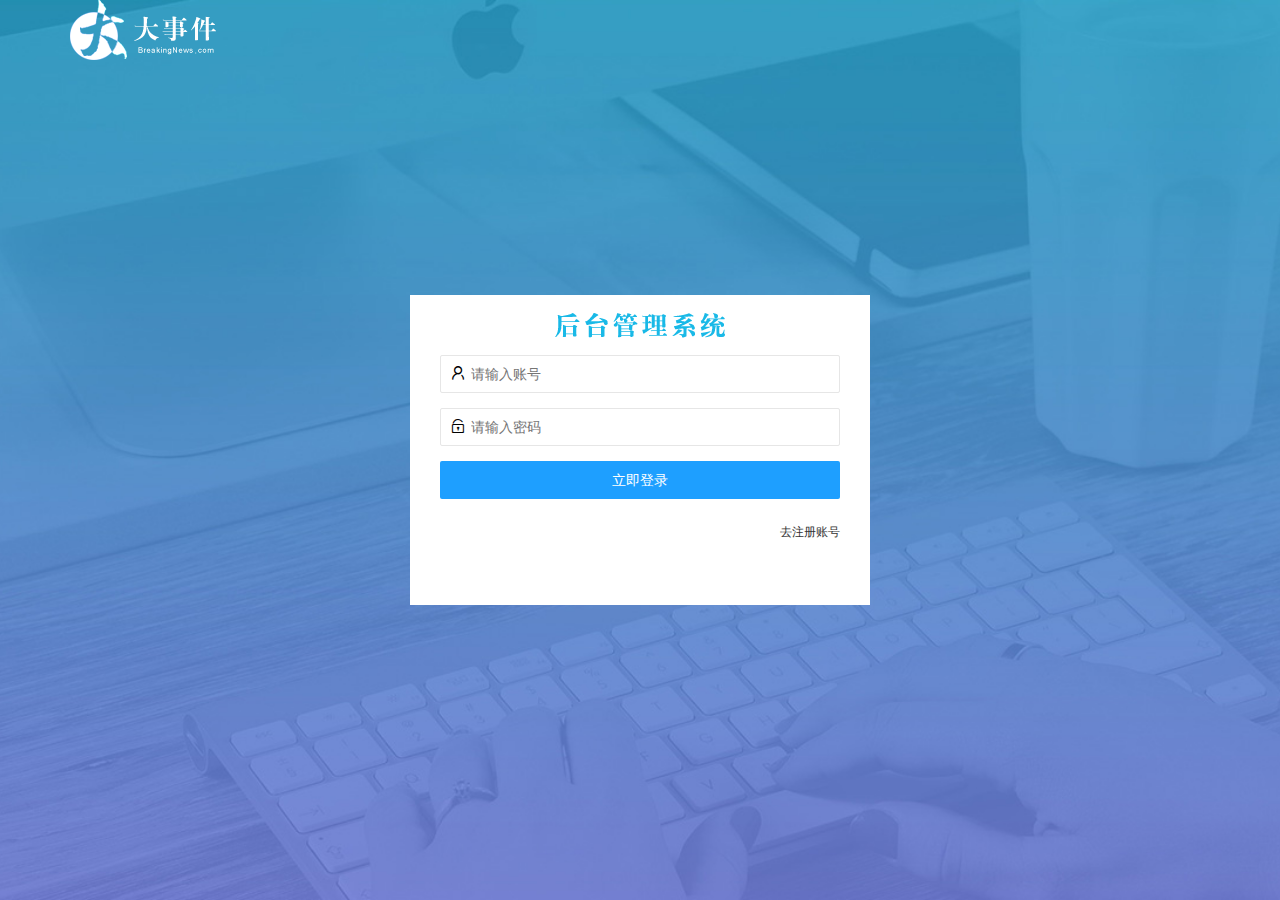
<file: login.html>
<!DOCTYPE html>
<html lang="en">

<head>
    <meta charset="UTF-8">
    <meta name="viewport" content="width=device-width, initial-scale=1.0">
    <title>大事件-登录/注册</title>
    <!-- 导入 LayUI 的样式 -->
    <link rel="stylesheet" href="/assets/lib/layui/css/layui.css" />
    <!-- 导入自己的样式表 -->
    <link rel="stylesheet" href="/assets/css/login.css" />

</head>

<body>
    <div class="layui-main">
        <img src="/assets/images/logo.png" alt="" />
    </div>

    <!-- 登录注册区域 -->
    <div class="loginAndRegBox">

        <div class="title-box"></div>
        <!-- 登录表单 -->
        <div class="login-box">
            <form class="layui-form" id="form-login">
                <div class="layui-form-item">
                    <i class="layui-icon layui-icon-username"></i>
                    <input type="text" name="username" required lay-verify="required" placeholder="请输入账号" autocomplete="off" class="layui-input">
                </div>
                <div class="layui-form-item">
                    <i class="layui-icon layui-icon-password"></i>
                    <input type="password" name="password" required lay-verify="required|pass" placeholder="请输入密码" autocomplete="off" class="layui-input">
                </div>
                <div class="layui-form-item">
                    <button class="layui-btn layui-btn-fluid  layui-btn-normal" lay-submit>立即登录</button>
                </div>
                <div class="layui-form-item">
                    <a href="javascript:;" id="link-reg">去注册账号</a>
                </div>
            </form>
        </div>
        <!-- 注册表单 -->
        <div class="reg-box">
            <form class="layui-form" id="form-reg">
                <div class="layui-form-item">
                    <i class="layui-icon layui-icon-username"></i>
                    <input type="text" name="username" required lay-verify="required" placeholder="请输入账号" autocomplete="off" class="layui-input">
                </div>
                <div class="layui-form-item">
                    <i class="layui-icon layui-icon-password"></i>
                    <input type="password" name="password" required lay-verify="required|pass" placeholder="请输入密码" autocomplete="off" class="layui-input">
                </div>
                <div class="layui-form-item">
                    <i class="layui-icon layui-icon-password"></i>
                    <input type="password" name="repassword" required lay-verify="required|pass|repass" placeholder="再次确认密码" autocomplete="off" class="layui-input">
                </div>
                <div class="layui-form-item">
                    <button class="layui-btn layui-btn-fluid  layui-btn-normal" lay-submit>立即注册</button>
                </div>
                <div class="layui-form-item">
                    <a href="javascript:;" id="link-login">去登录</a>
                </div>
            </form>

        </div>
    </div>
    <!-- 导入 LayUI 的JS -->
    <script src="./assets/lib/layui/layui.all.js"></script>
    <!-- 导入JQuery文件 -->
    <script src="./assets/lib/jquery.js"></script>
    <script src="./assets/js/baseAPI.js"></script>
    <!-- 导入自己的JS文件 -->
    <script src="./assets/js/login.js"></script>

</body>

</html>
</file>
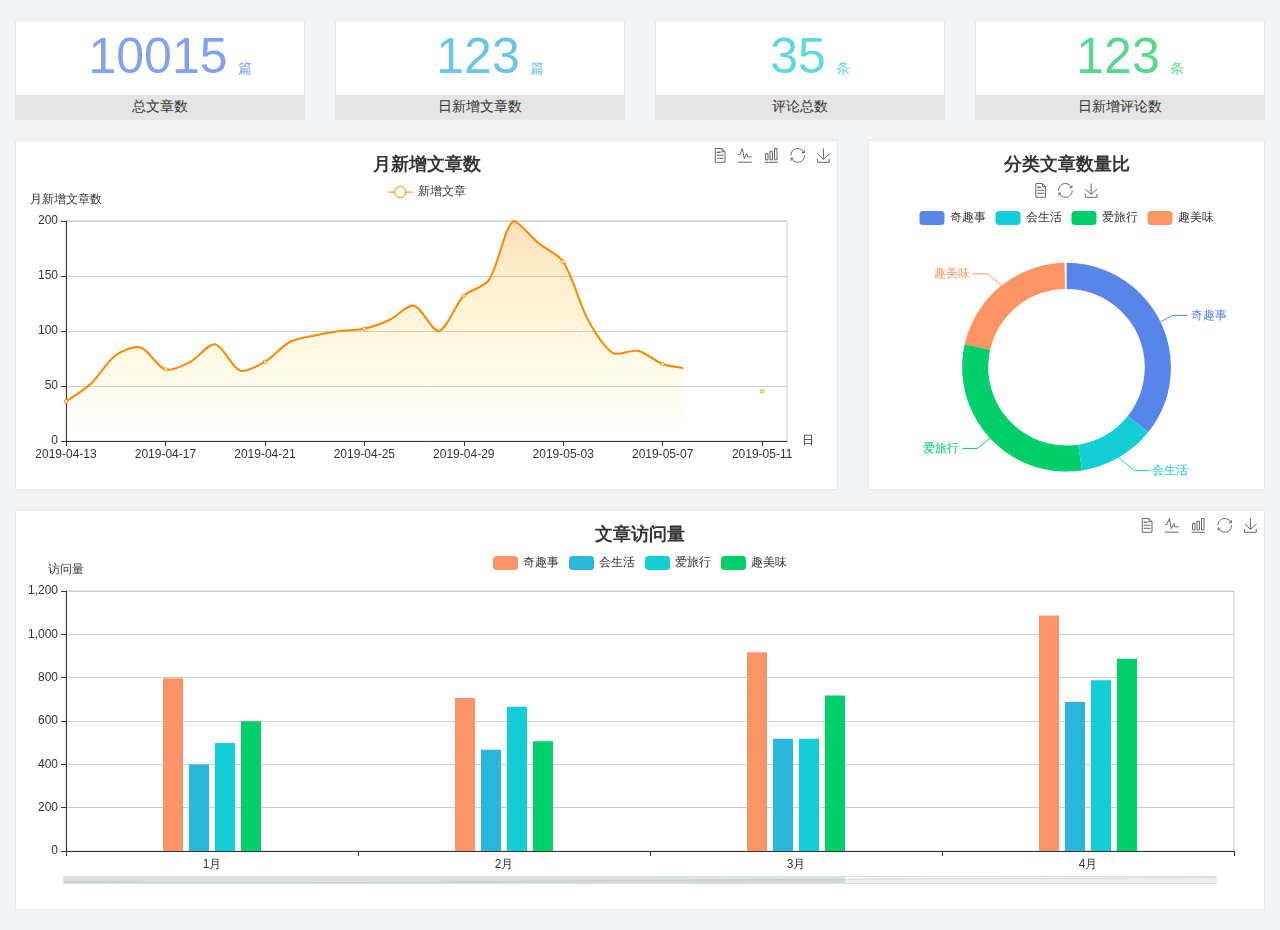
<file: home/dashboard.html>
<!DOCTYPE html>
<html lang="en">

<head>
  <meta charset="UTF-8">
  <meta name="viewport" content="width=device-width, initial-scale=1.0">
  <meta http-equiv="X-UA-Compatible" content="ie=edge">
  <title>图表统计</title>
  <link rel="stylesheet" href="../../assets/lib/bootstrap.css" />
  <link rel="stylesheet" href="../../assets/lib/main.css" />
  <script src="../../assets/lib/jquery.js"></script>
  <script type="text/javascript" src="../../assets/lib/echarts.min.js"></script>
</head>

<body>
  <div class="container-fluid">
    <div class="row spannel_list">
      <div class="col-sm-3 col-xs-6">
        <div class="spannel">
          <em>10015</em><span>篇</span>
          <b>总文章数</b>
        </div>
      </div>
      <div class="col-sm-3 col-xs-6">
        <div class="spannel scolor01">
          <em>123</em><span>篇</span>
          <b>日新增文章数</b>
        </div>
      </div>
      <div class="col-sm-3 col-xs-6">
        <div class="spannel scolor02">
          <em>35</em><span>条</span>
          <b>评论总数</b>
        </div>
      </div>
      <div class="col-sm-3 col-xs-6">
        <div class="spannel scolor03">
          <em>123</em><span>条</span>
          <b>日新增评论数</b>
        </div>
      </div>
    </div>
  </div>

  <div class="container-fluid">
    <div class="row curve-pie">
      <div class="col-lg-8 col-md-8">
        <div class="gragh_pannel" id="curve_show"></div>
      </div>
      <div class="col-lg-4 col-md-4">
        <div class="gragh_pannel" id="pie_show"></div>
      </div>
    </div>
  </div>

  <div class="container-fluid">
    <div class="column_pannel" id="column_show"></div>
  </div>

  <script>
    var oChart = echarts.init(document.getElementById('curve_show'));
    var aList_all = [
      { 'count': 36, 'date': '2019-04-13' },
      { 'count': 52, 'date': '2019-04-14' },
      { 'count': 78, 'date': '2019-04-15' },
      { 'count': 85, 'date': '2019-04-16' },
      { 'count': 65, 'date': '2019-04-17' },
      { 'count': 72, 'date': '2019-04-18' },
      { 'count': 88, 'date': '2019-04-19' },
      { 'count': 64, 'date': '2019-04-20' },
      { 'count': 72, 'date': '2019-04-21' },
      { 'count': 90, 'date': '2019-04-22' },
      { 'count': 96, 'date': '2019-04-23' },
      { 'count': 100, 'date': '2019-04-24' },
      { 'count': 102, 'date': '2019-04-25' },
      { 'count': 110, 'date': '2019-04-26' },
      { 'count': 123, 'date': '2019-04-27' },
      { 'count': 100, 'date': '2019-04-28' },
      { 'count': 132, 'date': '2019-04-29' },
      { 'count': 146, 'date': '2019-04-30' },
      { 'count': 200, 'date': '2019-05-01' },
      { 'count': 180, 'date': '2019-05-02' },
      { 'count': 163, 'date': '2019-05-03' },
      { 'count': 110, 'date': '2019-05-04' },
      { 'count': 80, 'date': '2019-05-05' },
      { 'count': 82, 'date': '2019-05-06' },
      { 'count': 70, 'date': '2019-05-07' },
      { 'count': 65, 'date': '2019-05-08' },
      { 'count': 54, 'date': '2019-05-09' },
      { 'count': 40, 'date': '2019-05-10' },
      { 'count': 45, 'date': '2019-05-11' },
      { 'count': 38, 'date': '2019-05-12' },
    ];

    let aCount = [];
    let aDate = [];

    for (var i = 0; i < aList_all.length; i++) {
      aCount.push(aList_all[i].count);
      aDate.push(aList_all[i].date);
    }

    var chartopt = {
      title: {
        text: '月新增文章数',
        left: 'center',
        top: '10'
      },
      tooltip: {
        trigger: 'axis'
      },
      legend: {
        data: ['新增文章'],
        top: '40'
      },
      toolbox: {
        show: true,
        feature: {
          mark: { show: true },
          dataView: { show: true, readOnly: false },
          magicType: { show: true, type: ['line', 'bar'] },
          restore: { show: true },
          saveAsImage: { show: true }
        }
      },
      calculable: true,
      xAxis: [
        {
          name: '日',
          type: 'category',
          boundaryGap: false,
          data: aDate
        }
      ],
      yAxis: [
        {
          name: '月新增文章数',
          type: 'value'
        }
      ],
      series: [
        {
          name: '新增文章',
          type: 'line',
          smooth: true,
          itemStyle: { normal: { areaStyle: { type: 'default' }, color: '#f80' }, lineStyle: { color: '#f80' } },
          data: aCount
        }],
      areaStyle: {
        normal: {
          color: new echarts.graphic.LinearGradient(0, 0, 0, 1, [{
            offset: 0,
            color: 'rgba(255,136,0,0.39)'
          }, {
            offset: .34,
            color: 'rgba(255,180,0,0.25)'
          }, {
            offset: 1,
            color: 'rgba(255,222,0,0.00)'
          }])

        }
      },
      grid: {
        show: true,
        x: 50,
        x2: 50,
        y: 80,
        height: 220
      }
    };

    oChart.setOption(chartopt);


    var oPie = echarts.init(document.getElementById('pie_show'));
    var oPieopt =
    {
      title: {
        top: 10,
        text: '分类文章数量比',
        x: 'center'
      },
      tooltip: {
        trigger: 'item',
        formatter: "{a} <br/>{b} : {c} ({d}%)"
      },
      color: ['#5885e8', '#13cfd5', '#00ce68', '#ff9565'],
      legend: {
        x: 'center',
        top: 65,
        data: ['奇趣事', '会生活', '爱旅行', '趣美味']
      },
      toolbox: {
        show: true,
        x: 'center',
        top: 35,
        feature: {
          mark: { show: true },
          dataView: { show: true, readOnly: false },
          magicType: {
            show: true,
            type: ['pie', 'funnel'],
            option: {
              funnel: {
                x: '25%',
                width: '50%',
                funnelAlign: 'left',
                max: 1548
              }
            }
          },
          restore: { show: true },
          saveAsImage: { show: true }
        }
      },
      calculable: true,
      series: [
        {
          name: '访问来源',
          type: 'pie',
          radius: ['45%', '60%'],
          center: ['50%', '65%'],
          data: [
            { value: 300, name: '奇趣事' },
            { value: 100, name: '会生活' },
            { value: 260, name: '爱旅行' },
            { value: 180, name: '趣美味' }
          ]
        }
      ]
    };
    oPie.setOption(oPieopt);



    var oColumn = this.echarts.init(document.getElementById('column_show'));
    var oColumnopt =
    {
      title: {
        text: '文章访问量',
        left: 'center',
        top: '10'
      },
      tooltip: {
        trigger: 'axis'
      },
      legend: {
        data: ['奇趣事', '会生活', '爱旅行', '趣美味'],
        top: '40'
      },
      toolbox: {
        show: true,
        feature: {
          mark: { show: true },
          dataView: { show: true, readOnly: false },
          magicType: { show: true, type: ['line', 'bar'] },
          restore: { show: true },
          saveAsImage: { show: true }
        }
      },
      calculable: true,
      xAxis: [
        {
          type: 'category',
          data: ['1月', '2月', '3月', '4月', '5月']
        }
      ],
      yAxis: [
        {
          name: '访问量',
          type: 'value'
        }
      ],
      series: [
        {
          name: '奇趣事',
          type: 'bar',
          barWidth: 20,
          itemStyle: {
            normal: { areaStyle: { type: 'default' }, color: '#fd956a' }
          },
          data: [800, 708, 920, 1090, 1200]
        },
        {
          name: '会生活',
          type: 'bar',
          barWidth: 20,
          itemStyle: {
            normal: { areaStyle: { type: 'default' }, color: '#2bb6db' }
          },
          data: [400, 468, 520, 690, 800]
        },
        {
          name: '爱旅行',
          type: 'bar',
          barWidth: 20,
          itemStyle: {
            normal: { areaStyle: { type: 'default' }, color: '#13cfd5' }
          },
          data: [500, 668, 520, 790, 900]
        },
        {
          name: '趣美味',
          type: 'bar',
          barWidth: 20,
          itemStyle: {
            normal: { areaStyle: { type: 'default' }, color: '#00ce68' }
          },
          data: [600, 508, 720, 890, 1000]
        }
      ],
      grid: {
        show: true,
        x: 50,
        x2: 30,
        y: 80,
        height: 260
      },
      dataZoom: [//给x轴设置滚动条
        {
          start: 0,//默认为0
          end: 100 - 1000 / 31,//默认为100
          type: 'slider',
          show: true,
          xAxisIndex: [0],
          handleSize: 0,//滑动条的 左右2个滑动条的大小
          height: 8,//组件高度
          left: 45, //左边的距离
          right: 50,//右边的距离
          bottom: 26,//右边的距离
          handleColor: '#ddd',//h滑动图标的颜色
          handleStyle: {
            borderColor: "#cacaca",
            borderWidth: "1",
            shadowBlur: 2,
            background: "#ddd",
            shadowColor: "#ddd",
          }
        }]
    };
    oColumn.setOption(oColumnopt);
  </script>
</body>

</html>
</file>
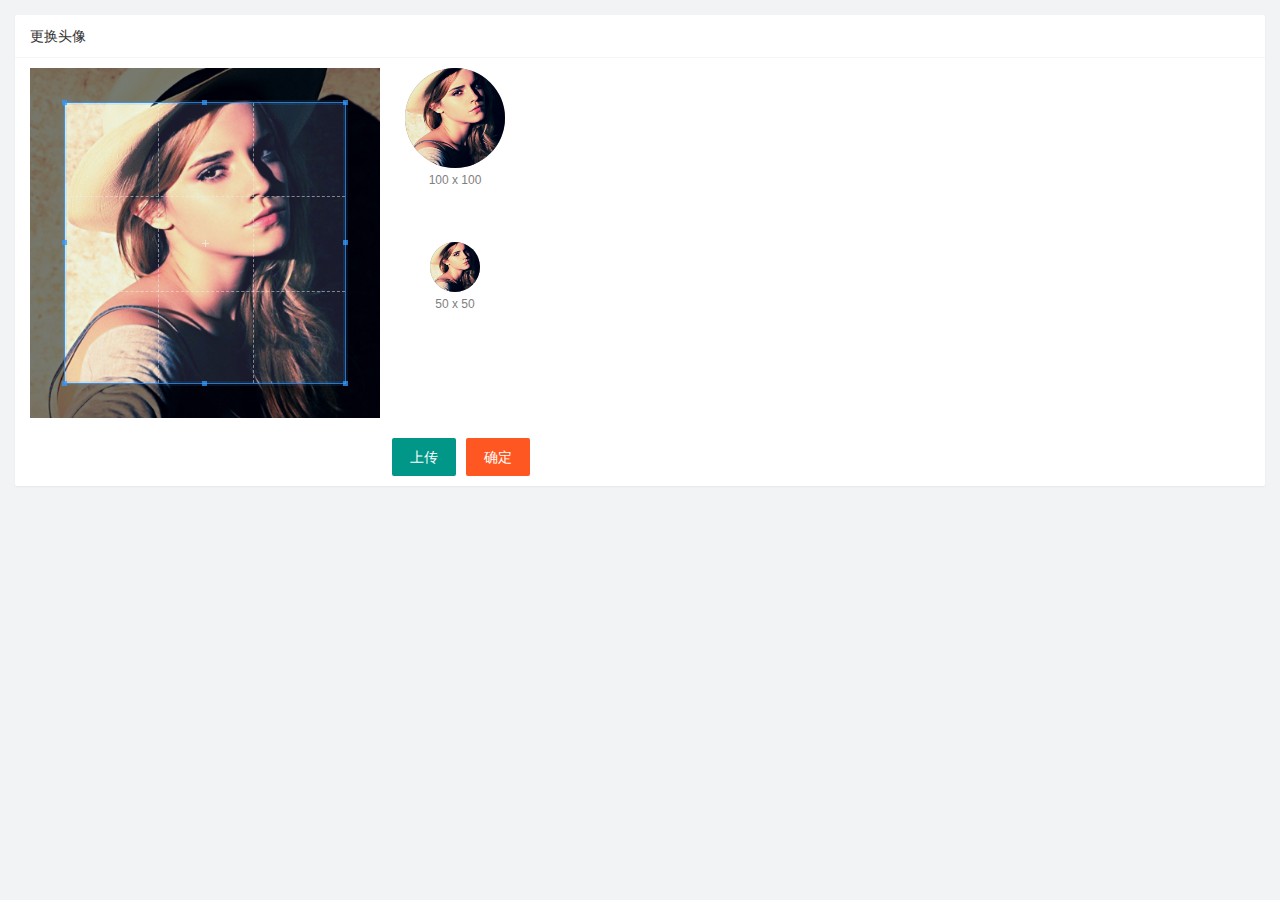
<file: user/user-avatar.html>
<!DOCTYPE html>
<html lang="en">

<head>
    <meta charset="UTF-8">
    <meta name="viewport" content="width=device-width, initial-scale=1.0">
    <title>Document</title>
    <link rel="stylesheet" href="/assets/lib/layui/css/layui.css">
    <link rel="stylesheet" href="/assets/lib/cropper/cropper.css">
    <link rel="stylesheet" href="/assets/css/user/user-avatar.css">
</head>

<body>
    <div class="layui-card">
        <div class="layui-card-header">更换头像</div>
        <div class="layui-card-body">
            <div class="row1">
                <!-- 图片裁剪区域 -->
                <div class="cropper-box">
                    <!-- 这个 img 标签很重要，将来会把它初始化为裁剪区域 -->
                    <img id="image" src="/assets/images/sample.jpg" />
                </div>
                <!-- 图片的预览区域 -->
                <div class="preview-box">
                    <div>
                        <!-- 宽高为 100px 的预览区域 -->
                        <div class="img-preview w100"></div>
                        <p class="size">100 x 100</p>
                    </div>
                    <div>
                        <!-- 宽高为 50px 的预览区域 -->
                        <div class="img-preview w50"></div>
                        <p class="size">50 x 50</p>
                    </div>
                </div>
            </div <!-- 第二行的按钮区域 -->
            <div class="row2">
                <input type="file" id="file" accept="image/png,image/jpeg">
                <button type="button" class="layui-btn" id="btnChooseImage">上传</button>
                <button type="button" class="layui-btn layui-btn-danger" id="btnup123">确定</button>
            </div>
        </div>
    </div>
    <script src="/assets/lib/layui/layui.all.js"></script>
    <script src="/assets/lib/jquery.js"></script>
    <script src="/assets/lib/cropper/Cropper.js"></script>
    <script src="/assets/lib/cropper/jquery-cropper.js"></script>
    <script src="/assets/js/baseAPI.js"></script>
    <script src="/assets/js/user/user-avatar.js"></script>
</body>

</html>
</file>
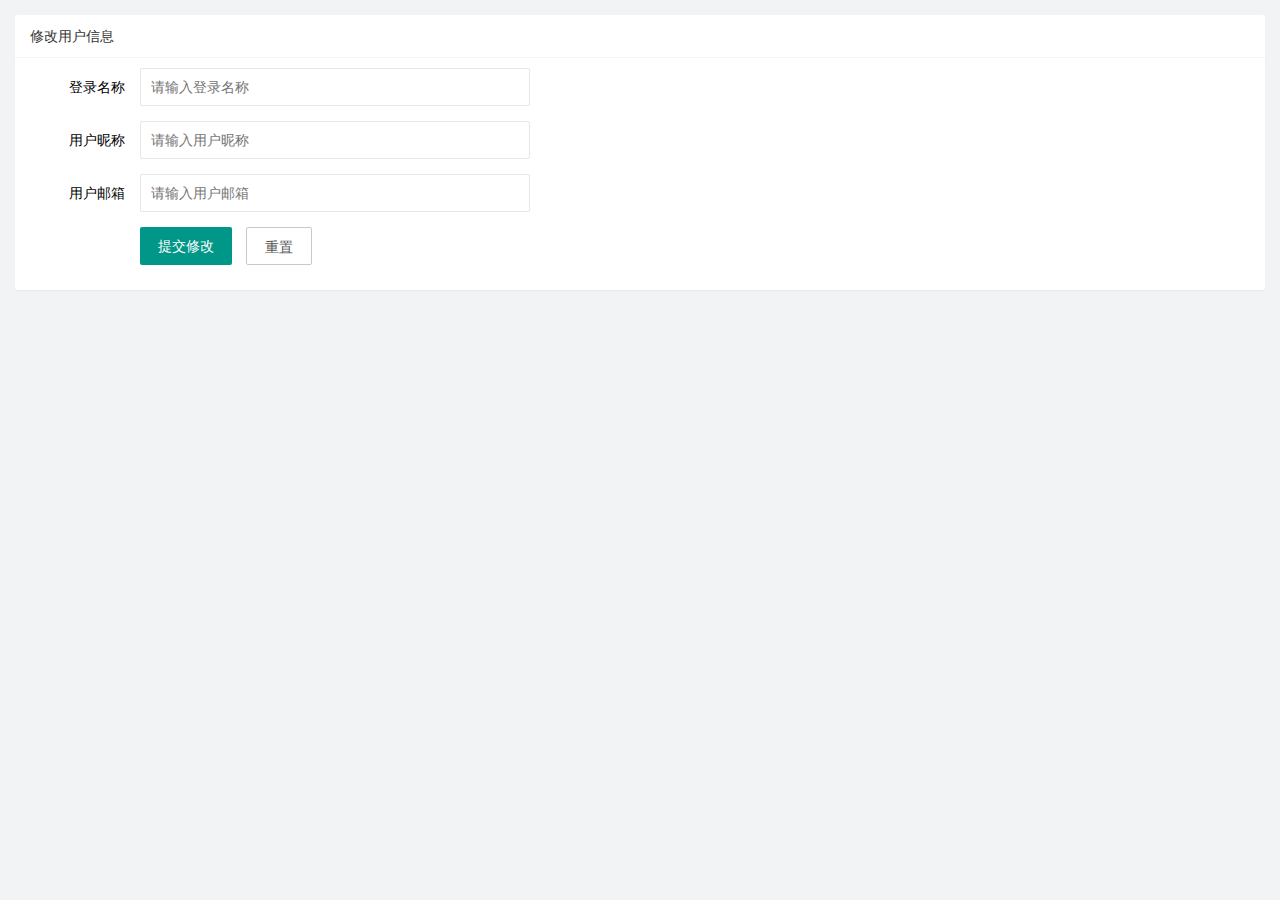
<file: user/user-info.html>
<!DOCTYPE html>
<html lang="en">

<head>
    <meta charset="UTF-8">
    <meta name="viewport" content="width=device-width, initial-scale=1.0">
    <title>Document</title>
    <link rel="stylesheet" href="../assets/lib/layui/css/layui.css">
    <link rel="stylesheet" href="/assets/css/user/user-info.css">
</head>

<body>
    <div class="layui-card">
        <div class="layui-card-header">修改用户信息</div>
        <div class="layui-card-body">
            <form class="layui-form" lay-filter="formUserInfo">
                <input type="hidden" name="id">
                <div class="layui-form-item">
                    <label class="layui-form-label">登录名称</label>
                    <div class="layui-input-block">
                        <input type="text" name="username" required lay-verify="required" placeholder="请输入登录名称" autocomplete="off" class="layui-input" readonly/>
                    </div>
                </div>
                <div class="layui-form-item">
                    <label class="layui-form-label">用户昵称</label>
                    <div class="layui-input-block">
                        <input type="text" name="nickname" required lay-verify="required" placeholder="请输入用户昵称" autocomplete="off" class="layui-input">
                    </div>
                </div>
                <div class="layui-form-item">
                    <label class="layui-form-label">用户邮箱</label>
                    <div class="layui-input-block">
                        <input type="text" name="email" required lay-verify="required" placeholder="请输入用户邮箱" autocomplete="off" class="layui-input">
                    </div>
                </div>
                <div class="layui-form-item">
                    <div class="layui-input-block">
                        <button class="layui-btn" lay-submit lay-filter="formDemo">提交修改</button>
                        <button type="reset" class="layui-btn layui-btn-primary" id="btnReset">重置</button>
                    </div>
                </div>
            </form>
        </div>
    </div>
    <script src="/assets/lib/layui/layui.all.js"></script>
    <script src="/assets/lib/jquery.js"></script>
    <script src="/assets/js/baseAPI.js"></script>
    <script src="/assets/js/user/user-info.js"></script>
</body>

</html>
</file>
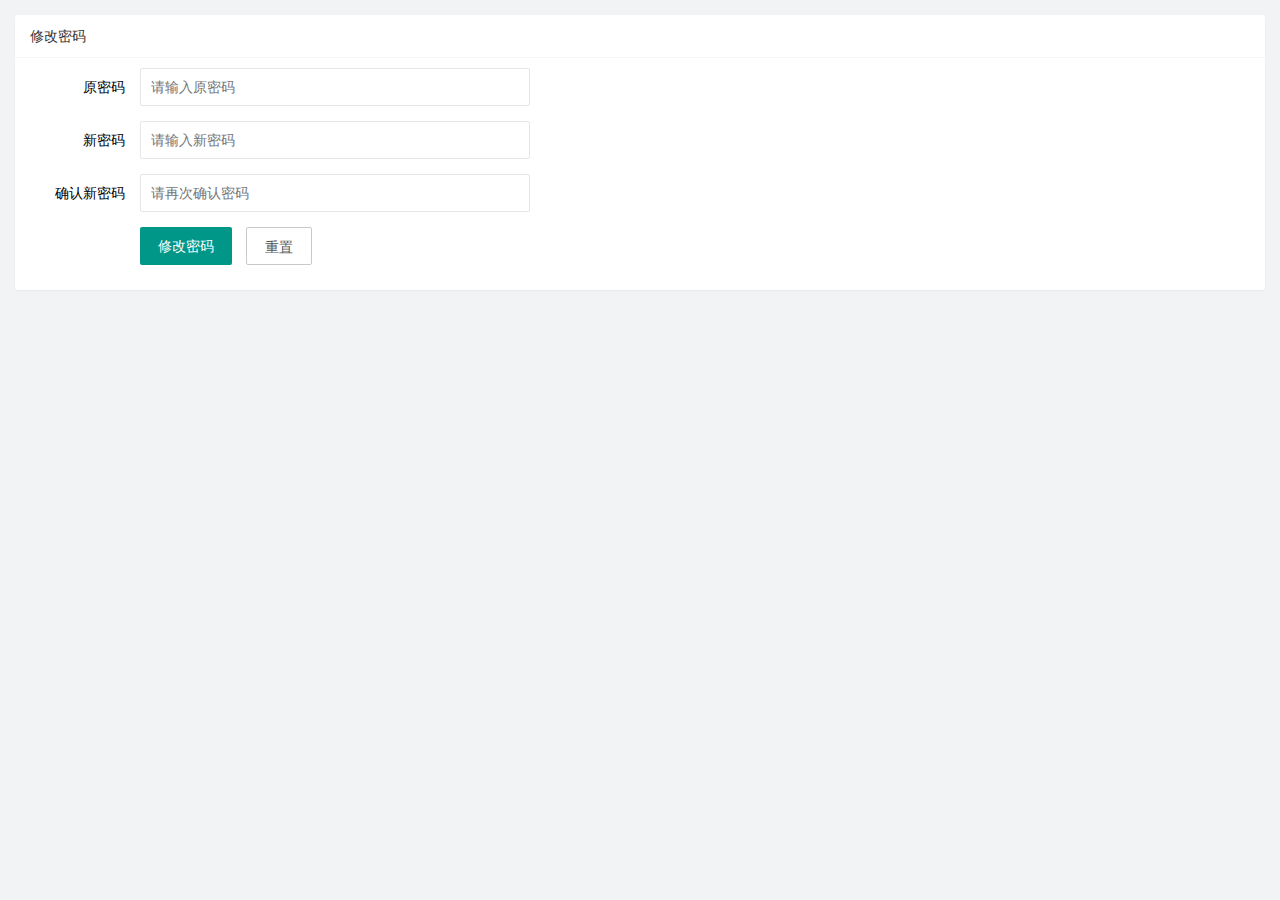
<file: user/user-pwd.html>
<!DOCTYPE html>
<html lang="en">

<head>
    <meta charset="UTF-8">
    <meta name="viewport" content="width=device-width, initial-scale=1.0">
    <title>Document</title>
    <link rel="stylesheet" href="/assets/lib/layui/css/layui.css">
    <link rel="stylesheet" href="/assets/css/user/user-pwd.css">
</head>

<body>
    <!-- 卡片区域 -->
    <div class="layui-card">
        <div class="layui-card-header">修改密码</div>
        <div class="layui-card-body">
            <form class="layui-form">
                <div class="layui-form-item">
                    <label class="layui-form-label">原密码</label>
                    <div class="layui-input-block">
                        <input type="password" name="oldPwd" required lay-verify="required|pwd" placeholder="请输入原密码" autocomplete="off" class="layui-input" />
                    </div>
                </div>
                <div class="layui-form-item">
                    <label class="layui-form-label">新密码</label>
                    <div class="layui-input-block">
                        <input type="password" name="newPwd" required lay-verify="required|pwd|samePwd" placeholder="请输入新密码" autocomplete="off" class="layui-input" />
                    </div>
                </div>
                <div class="layui-form-item">
                    <label class="layui-form-label">确认新密码</label>
                    <div class="layui-input-block">
                        <input type="password" name="rePwd" required lay-verify="required|pwd|rePwd" placeholder="请再次确认密码" autocomplete="off" class="layui-input" />
                    </div>
                </div>
                <div class="layui-form-item">
                    <div class="layui-input-block">
                        <button class="layui-btn" lay-submit lay-filter="formDemo">修改密码</button>
                        <button type="reset" class="layui-btn layui-btn-primary">重置</button>
                    </div>
                </div>
            </form>
        </div>
    </div>
    <script src="/assets/lib/layui/layui.all.js"></script>
    <script src="/assets/lib/jquery.js"></script>
    <script src="/assets/js/baseAPI.js"></script>
    <script src="/assets/js/user/user-pwd.js"></script>
</body>

</html>
</file>
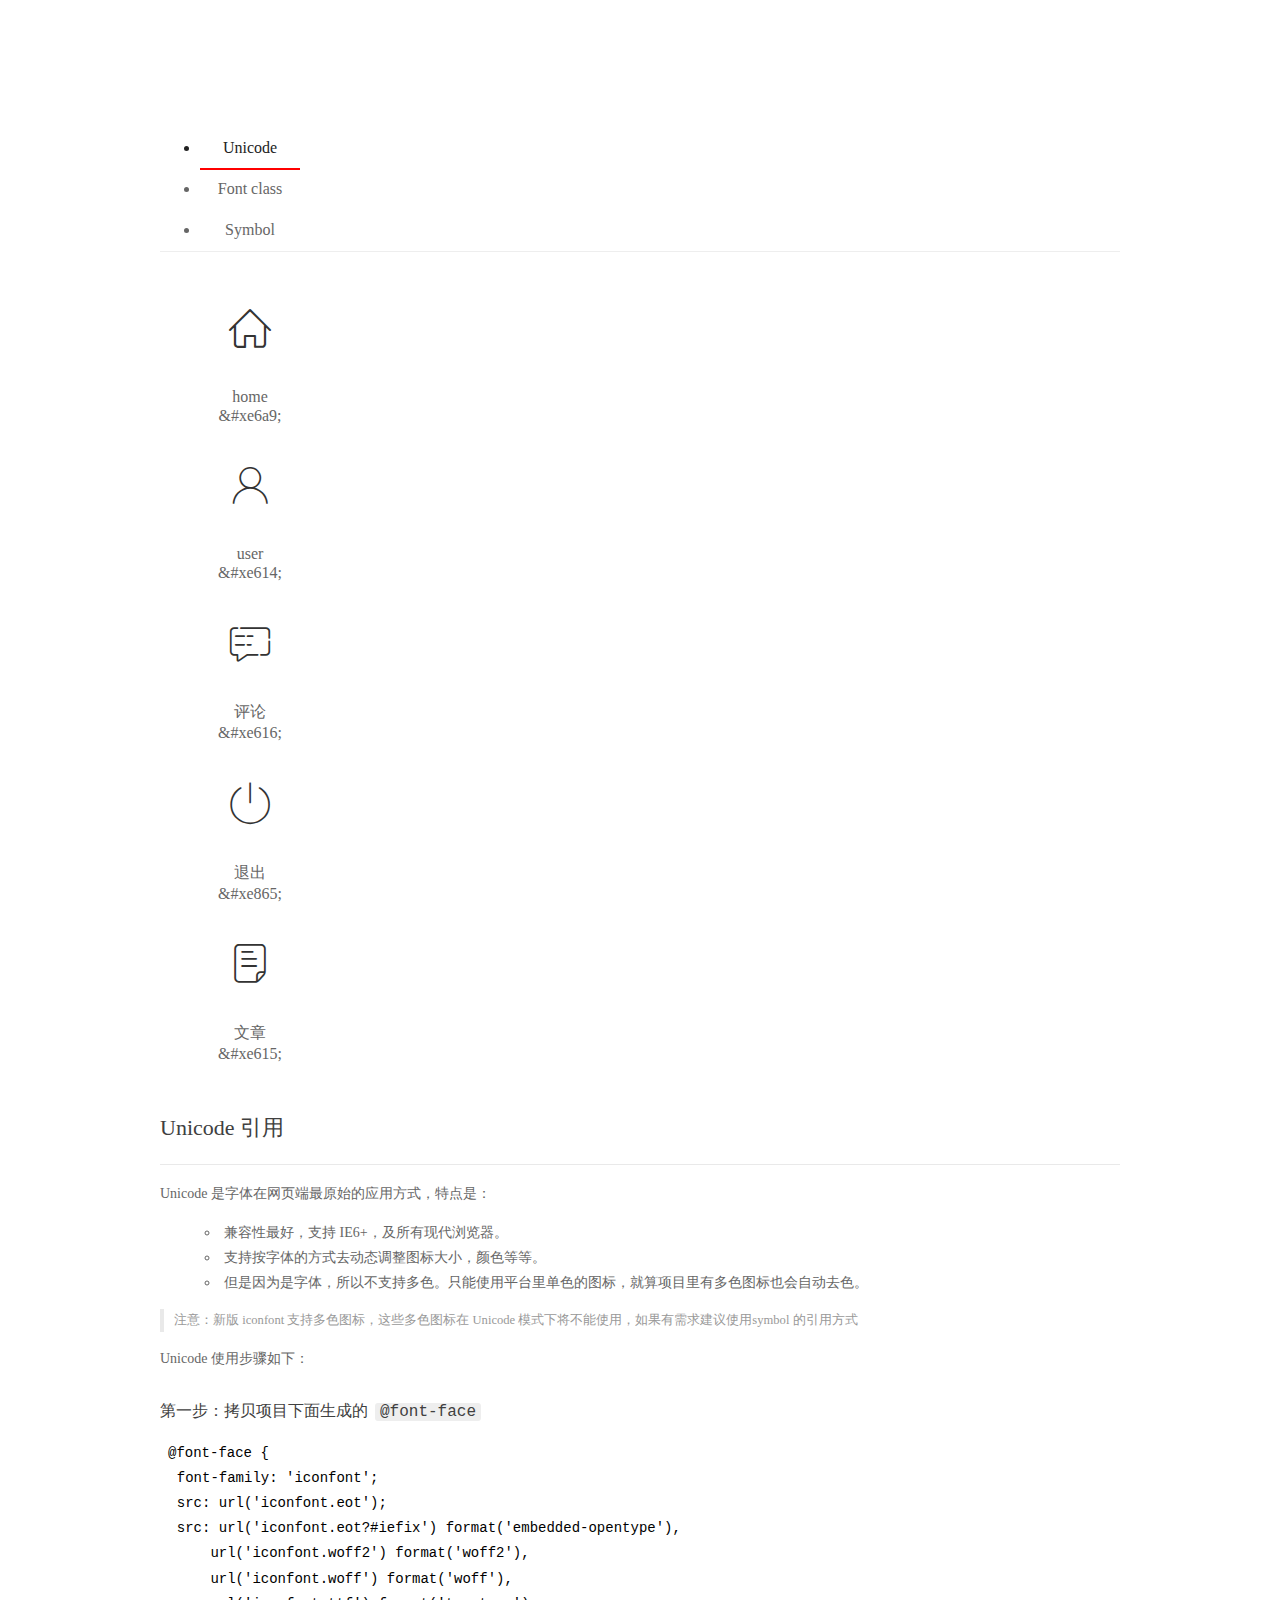
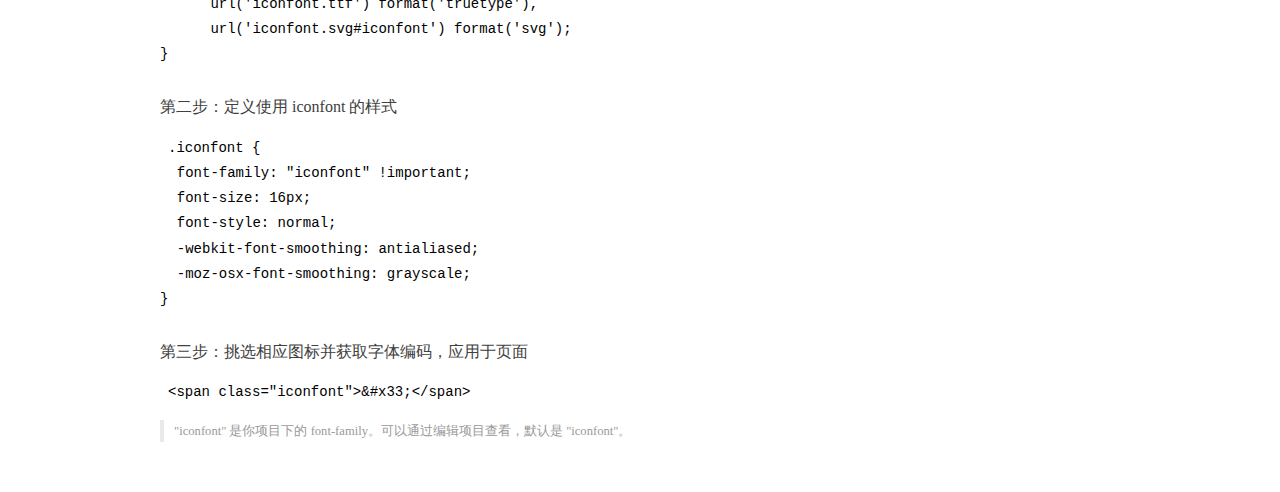
<file: assets/fonts/demo_index.html>
<!DOCTYPE html>
<html>
<head>
  <meta charset="utf-8"/>
  <title>IconFont Demo</title>
  <link rel="shortcut icon" href="https://gtms04.alicdn.com/tps/i4/TB1_oz6GVXXXXaFXpXXJDFnIXXX-64-64.ico" type="image/x-icon"/>
  <link rel="stylesheet" href="https://g.alicdn.com/thx/cube/1.3.2/cube.min.css">
  <link rel="stylesheet" href="demo.css">
  <link rel="stylesheet" href="iconfont.css">
  <script src="iconfont.js"></script>
  <!-- jQuery -->
  <script src="https://a1.alicdn.com/oss/uploads/2018/12/26/7bfddb60-08e8-11e9-9b04-53e73bb6408b.js"></script>
  <!-- 代码高亮 -->
  <script src="https://a1.alicdn.com/oss/uploads/2018/12/26/a3f714d0-08e6-11e9-8a15-ebf944d7534c.js"></script>
</head>
<body>
  <div class="main">
    <h1 class="logo"><a href="https://www.iconfont.cn/" title="iconfont 首页" target="_blank">&#xe86b;</a></h1>
    <div class="nav-tabs">
      <ul id="tabs" class="dib-box">
        <li class="dib active"><span>Unicode</span></li>
        <li class="dib"><span>Font class</span></li>
        <li class="dib"><span>Symbol</span></li>
      </ul>
      
    </div>
    <div class="tab-container">
      <div class="content unicode" style="display: block;">
          <ul class="icon_lists dib-box">
          
            <li class="dib">
              <span class="icon iconfont">&#xe6a9;</span>
                <div class="name">home</div>
                <div class="code-name">&amp;#xe6a9;</div>
              </li>
          
            <li class="dib">
              <span class="icon iconfont">&#xe614;</span>
                <div class="name">user</div>
                <div class="code-name">&amp;#xe614;</div>
              </li>
          
            <li class="dib">
              <span class="icon iconfont">&#xe616;</span>
                <div class="name">评论</div>
                <div class="code-name">&amp;#xe616;</div>
              </li>
          
            <li class="dib">
              <span class="icon iconfont">&#xe865;</span>
                <div class="name">退出</div>
                <div class="code-name">&amp;#xe865;</div>
              </li>
          
            <li class="dib">
              <span class="icon iconfont">&#xe615;</span>
                <div class="name">文章</div>
                <div class="code-name">&amp;#xe615;</div>
              </li>
          
          </ul>
          <div class="article markdown">
          <h2 id="unicode-">Unicode 引用</h2>
          <hr>

          <p>Unicode 是字体在网页端最原始的应用方式，特点是：</p>
          <ul>
            <li>兼容性最好，支持 IE6+，及所有现代浏览器。</li>
            <li>支持按字体的方式去动态调整图标大小，颜色等等。</li>
            <li>但是因为是字体，所以不支持多色。只能使用平台里单色的图标，就算项目里有多色图标也会自动去色。</li>
          </ul>
          <blockquote>
            <p>注意：新版 iconfont 支持多色图标，这些多色图标在 Unicode 模式下将不能使用，如果有需求建议使用symbol 的引用方式</p>
          </blockquote>
          <p>Unicode 使用步骤如下：</p>
          <h3 id="-font-face">第一步：拷贝项目下面生成的 <code>@font-face</code></h3>
<pre><code class="language-css"
>@font-face {
  font-family: 'iconfont';
  src: url('iconfont.eot');
  src: url('iconfont.eot?#iefix') format('embedded-opentype'),
      url('iconfont.woff2') format('woff2'),
      url('iconfont.woff') format('woff'),
      url('iconfont.ttf') format('truetype'),
      url('iconfont.svg#iconfont') format('svg');
}
</code></pre>
          <h3 id="-iconfont-">第二步：定义使用 iconfont 的样式</h3>
<pre><code class="language-css"
>.iconfont {
  font-family: "iconfont" !important;
  font-size: 16px;
  font-style: normal;
  -webkit-font-smoothing: antialiased;
  -moz-osx-font-smoothing: grayscale;
}
</code></pre>
          <h3 id="-">第三步：挑选相应图标并获取字体编码，应用于页面</h3>
<pre>
<code class="language-html"
>&lt;span class="iconfont"&gt;&amp;#x33;&lt;/span&gt;
</code></pre>
          <blockquote>
            <p>"iconfont" 是你项目下的 font-family。可以通过编辑项目查看，默认是 "iconfont"。</p>
          </blockquote>
          </div>
      </div>
      <div class="content font-class">
        <ul class="icon_lists dib-box">
          
          <li class="dib">
            <span class="icon iconfont icon-home"></span>
            <div class="name">
              home
            </div>
            <div class="code-name">.icon-home
            </div>
          </li>
          
          <li class="dib">
            <span class="icon iconfont icon-user"></span>
            <div class="name">
              user
            </div>
            <div class="code-name">.icon-user
            </div>
          </li>
          
          <li class="dib">
            <span class="icon iconfont icon-pinglun"></span>
            <div class="name">
              评论
            </div>
            <div class="code-name">.icon-pinglun
            </div>
          </li>
          
          <li class="dib">
            <span class="icon iconfont icon-tuichu"></span>
            <div class="name">
              退出
            </div>
            <div class="code-name">.icon-tuichu
            </div>
          </li>
          
          <li class="dib">
            <span class="icon iconfont icon-16"></span>
            <div class="name">
              文章
            </div>
            <div class="code-name">.icon-16
            </div>
          </li>
          
        </ul>
        <div class="article markdown">
        <h2 id="font-class-">font-class 引用</h2>
        <hr>

        <p>font-class 是 Unicode 使用方式的一种变种，主要是解决 Unicode 书写不直观，语意不明确的问题。</p>
        <p>与 Unicode 使用方式相比，具有如下特点：</p>
        <ul>
          <li>兼容性良好，支持 IE8+，及所有现代浏览器。</li>
          <li>相比于 Unicode 语意明确，书写更直观。可以很容易分辨这个 icon 是什么。</li>
          <li>因为使用 class 来定义图标，所以当要替换图标时，只需要修改 class 里面的 Unicode 引用。</li>
          <li>不过因为本质上还是使用的字体，所以多色图标还是不支持的。</li>
        </ul>
        <p>使用步骤如下：</p>
        <h3 id="-fontclass-">第一步：引入项目下面生成的 fontclass 代码：</h3>
<pre><code class="language-html">&lt;link rel="stylesheet" href="./iconfont.css"&gt;
</code></pre>
        <h3 id="-">第二步：挑选相应图标并获取类名，应用于页面：</h3>
<pre><code class="language-html">&lt;span class="iconfont icon-xxx"&gt;&lt;/span&gt;
</code></pre>
        <blockquote>
          <p>"
            iconfont" 是你项目下的 font-family。可以通过编辑项目查看，默认是 "iconfont"。</p>
        </blockquote>
      </div>
      </div>
      <div class="content symbol">
          <ul class="icon_lists dib-box">
          
            <li class="dib">
                <svg class="icon svg-icon" aria-hidden="true">
                  <use xlink:href="#icon-home"></use>
                </svg>
                <div class="name">home</div>
                <div class="code-name">#icon-home</div>
            </li>
          
            <li class="dib">
                <svg class="icon svg-icon" aria-hidden="true">
                  <use xlink:href="#icon-user"></use>
                </svg>
                <div class="name">user</div>
                <div class="code-name">#icon-user</div>
            </li>
          
            <li class="dib">
                <svg class="icon svg-icon" aria-hidden="true">
                  <use xlink:href="#icon-pinglun"></use>
                </svg>
                <div class="name">评论</div>
                <div class="code-name">#icon-pinglun</div>
            </li>
          
            <li class="dib">
                <svg class="icon svg-icon" aria-hidden="true">
                  <use xlink:href="#icon-tuichu"></use>
                </svg>
                <div class="name">退出</div>
                <div class="code-name">#icon-tuichu</div>
            </li>
          
            <li class="dib">
                <svg class="icon svg-icon" aria-hidden="true">
                  <use xlink:href="#icon-16"></use>
                </svg>
                <div class="name">文章</div>
                <div class="code-name">#icon-16</div>
            </li>
          
          </ul>
          <div class="article markdown">
          <h2 id="symbol-">Symbol 引用</h2>
          <hr>

          <p>这是一种全新的使用方式，应该说这才是未来的主流，也是平台目前推荐的用法。相关介绍可以参考这篇<a href="">文章</a>
            这种用法其实是做了一个 SVG 的集合，与另外两种相比具有如下特点：</p>
          <ul>
            <li>支持多色图标了，不再受单色限制。</li>
            <li>通过一些技巧，支持像字体那样，通过 <code>font-size</code>, <code>color</code> 来调整样式。</li>
            <li>兼容性较差，支持 IE9+，及现代浏览器。</li>
            <li>浏览器渲染 SVG 的性能一般，还不如 png。</li>
          </ul>
          <p>使用步骤如下：</p>
          <h3 id="-symbol-">第一步：引入项目下面生成的 symbol 代码：</h3>
<pre><code class="language-html">&lt;script src="./iconfont.js"&gt;&lt;/script&gt;
</code></pre>
          <h3 id="-css-">第二步：加入通用 CSS 代码（引入一次就行）：</h3>
<pre><code class="language-html">&lt;style&gt;
.icon {
  width: 1em;
  height: 1em;
  vertical-align: -0.15em;
  fill: currentColor;
  overflow: hidden;
}
&lt;/style&gt;
</code></pre>
          <h3 id="-">第三步：挑选相应图标并获取类名，应用于页面：</h3>
<pre><code class="language-html">&lt;svg class="icon" aria-hidden="true"&gt;
  &lt;use xlink:href="#icon-xxx"&gt;&lt;/use&gt;
&lt;/svg&gt;
</code></pre>
          </div>
      </div>

    </div>
  </div>
  <script>
  $(document).ready(function () {
      $('.tab-container .content:first').show()

      $('#tabs li').click(function (e) {
        var tabContent = $('.tab-container .content')
        var index = $(this).index()

        if ($(this).hasClass('active')) {
          return
        } else {
          $('#tabs li').removeClass('active')
          $(this).addClass('active')

          tabContent.hide().eq(index).fadeIn()
        }
      })
    })
  </script>
</body>
</html>
</file>
<file: assets/lib/layui/css/layui.css>
/** layui-v2.5.5 MIT License By https://www.layui.com */
 .layui-inline,img{display:inline-block;vertical-align:middle}h1,h2,h3,h4,h5,h6{font-weight:400}.layui-edge,.layui-header,.layui-inline,.layui-main{position:relative}.layui-body,.layui-edge,.layui-elip{overflow:hidden}.layui-btn,.layui-edge,.layui-inline,img{vertical-align:middle}.layui-btn,.layui-disabled,.layui-icon,.layui-unselect{-moz-user-select:none;-webkit-user-select:none;-ms-user-select:none}.layui-elip,.layui-form-checkbox span,.layui-form-pane .layui-form-label{text-overflow:ellipsis;white-space:nowrap}.layui-breadcrumb,.layui-tree-btnGroup{visibility:hidden}blockquote,body,button,dd,div,dl,dt,form,h1,h2,h3,h4,h5,h6,input,li,ol,p,pre,td,textarea,th,ul{margin:0;padding:0;-webkit-tap-highlight-color:rgba(0,0,0,0)}a:active,a:hover{outline:0}img{border:none}li{list-style:none}table{border-collapse:collapse;border-spacing:0}h4,h5,h6{font-size:100%}button,input,optgroup,option,select,textarea{font-family:inherit;font-size:inherit;font-style:inherit;font-weight:inherit;outline:0}pre{white-space:pre-wrap;white-space:-moz-pre-wrap;white-space:-pre-wrap;white-space:-o-pre-wrap;word-wrap:break-word}body{line-height:24px;font:14px Helvetica Neue,Helvetica,PingFang SC,Tahoma,Arial,sans-serif}hr{height:1px;margin:10px 0;border:0;clear:both}a{color:#333;text-decoration:none}a:hover{color:#777}a cite{font-style:normal;*cursor:pointer}.layui-border-box,.layui-border-box *{box-sizing:border-box}.layui-box,.layui-box *{box-sizing:content-box}.layui-clear{clear:both;*zoom:1}.layui-clear:after{content:'\20';clear:both;*zoom:1;display:block;height:0}.layui-inline{*display:inline;*zoom:1}.layui-edge{display:inline-block;width:0;height:0;border-width:6px;border-style:dashed;border-color:transparent}.layui-edge-top{top:-4px;border-bottom-color:#999;border-bottom-style:solid}.layui-edge-right{border-left-color:#999;border-left-style:solid}.layui-edge-bottom{top:2px;border-top-color:#999;border-top-style:solid}.layui-edge-left{border-right-color:#999;border-right-style:solid}.layui-disabled,.layui-disabled:hover{color:#d2d2d2!important;cursor:not-allowed!important}.layui-circle{border-radius:100%}.layui-show{display:block!important}.layui-hide{display:none!important}@font-face{font-family:layui-icon;src:url(../font/iconfont.eot?v=250);src:url(../font/iconfont.eot?v=250#iefix) format('embedded-opentype'),url(../font/iconfont.woff2?v=250) format('woff2'),url(../font/iconfont.woff?v=250) format('woff'),url(../font/iconfont.ttf?v=250) format('truetype'),url(../font/iconfont.svg?v=250#layui-icon) format('svg')}.layui-icon{font-family:layui-icon!important;font-size:16px;font-style:normal;-webkit-font-smoothing:antialiased;-moz-osx-font-smoothing:grayscale}.layui-icon-reply-fill:before{content:"\e611"}.layui-icon-set-fill:before{content:"\e614"}.layui-icon-menu-fill:before{content:"\e60f"}.layui-icon-search:before{content:"\e615"}.layui-icon-share:before{content:"\e641"}.layui-icon-set-sm:before{content:"\e620"}.layui-icon-engine:before{content:"\e628"}.layui-icon-close:before{content:"\1006"}.layui-icon-close-fill:before{content:"\1007"}.layui-icon-chart-screen:before{content:"\e629"}.layui-icon-star:before{content:"\e600"}.layui-icon-circle-dot:before{content:"\e617"}.layui-icon-chat:before{content:"\e606"}.layui-icon-release:before{content:"\e609"}.layui-icon-list:before{content:"\e60a"}.layui-icon-chart:before{content:"\e62c"}.layui-icon-ok-circle:before{content:"\1005"}.layui-icon-layim-theme:before{content:"\e61b"}.layui-icon-table:before{content:"\e62d"}.layui-icon-right:before{content:"\e602"}.layui-icon-left:before{content:"\e603"}.layui-icon-cart-simple:before{content:"\e698"}.layui-icon-face-cry:before{content:"\e69c"}.layui-icon-face-smile:before{content:"\e6af"}.layui-icon-survey:before{content:"\e6b2"}.layui-icon-tree:before{content:"\e62e"}.layui-icon-upload-circle:before{content:"\e62f"}.layui-icon-add-circle:before{content:"\e61f"}.layui-icon-download-circle:before{content:"\e601"}.layui-icon-templeate-1:before{content:"\e630"}.layui-icon-util:before{content:"\e631"}.layui-icon-face-surprised:before{content:"\e664"}.layui-icon-edit:before{content:"\e642"}.layui-icon-speaker:before{content:"\e645"}.layui-icon-down:before{content:"\e61a"}.layui-icon-file:before{content:"\e621"}.layui-icon-layouts:before{content:"\e632"}.layui-icon-rate-half:before{content:"\e6c9"}.layui-icon-add-circle-fine:before{content:"\e608"}.layui-icon-prev-circle:before{content:"\e633"}.layui-icon-read:before{content:"\e705"}.layui-icon-404:before{content:"\e61c"}.layui-icon-carousel:before{content:"\e634"}.layui-icon-help:before{content:"\e607"}.layui-icon-code-circle:before{content:"\e635"}.layui-icon-water:before{content:"\e636"}.layui-icon-username:before{content:"\e66f"}.layui-icon-find-fill:before{content:"\e670"}.layui-icon-about:before{content:"\e60b"}.layui-icon-location:before{content:"\e715"}.layui-icon-up:before{content:"\e619"}.layui-icon-pause:before{content:"\e651"}.layui-icon-date:before{content:"\e637"}.layui-icon-layim-uploadfile:before{content:"\e61d"}.layui-icon-delete:before{content:"\e640"}.layui-icon-play:before{content:"\e652"}.layui-icon-top:before{content:"\e604"}.layui-icon-friends:before{content:"\e612"}.layui-icon-refresh-3:before{content:"\e9aa"}.layui-icon-ok:before{content:"\e605"}.layui-icon-layer:before{content:"\e638"}.layui-icon-face-smile-fine:before{content:"\e60c"}.layui-icon-dollar:before{content:"\e659"}.layui-icon-group:before{content:"\e613"}.layui-icon-layim-download:before{content:"\e61e"}.layui-icon-picture-fine:before{content:"\e60d"}.layui-icon-link:before{content:"\e64c"}.layui-icon-diamond:before{content:"\e735"}.layui-icon-log:before{content:"\e60e"}.layui-icon-rate-solid:before{content:"\e67a"}.layui-icon-fonts-del:before{content:"\e64f"}.layui-icon-unlink:before{content:"\e64d"}.layui-icon-fonts-clear:before{content:"\e639"}.layui-icon-triangle-r:before{content:"\e623"}.layui-icon-circle:before{content:"\e63f"}.layui-icon-radio:before{content:"\e643"}.layui-icon-align-center:before{content:"\e647"}.layui-icon-align-right:before{content:"\e648"}.layui-icon-align-left:before{content:"\e649"}.layui-icon-loading-1:before{content:"\e63e"}.layui-icon-return:before{content:"\e65c"}.layui-icon-fonts-strong:before{content:"\e62b"}.layui-icon-upload:before{content:"\e67c"}.layui-icon-dialogue:before{content:"\e63a"}.layui-icon-video:before{content:"\e6ed"}.layui-icon-headset:before{content:"\e6fc"}.layui-icon-cellphone-fine:before{content:"\e63b"}.layui-icon-add-1:before{content:"\e654"}.layui-icon-face-smile-b:before{content:"\e650"}.layui-icon-fonts-html:before{content:"\e64b"}.layui-icon-form:before{content:"\e63c"}.layui-icon-cart:before{content:"\e657"}.layui-icon-camera-fill:before{content:"\e65d"}.layui-icon-tabs:before{content:"\e62a"}.layui-icon-fonts-code:before{content:"\e64e"}.layui-icon-fire:before{content:"\e756"}.layui-icon-set:before{content:"\e716"}.layui-icon-fonts-u:before{content:"\e646"}.layui-icon-triangle-d:before{content:"\e625"}.layui-icon-tips:before{content:"\e702"}.layui-icon-picture:before{content:"\e64a"}.layui-icon-more-vertical:before{content:"\e671"}.layui-icon-flag:before{content:"\e66c"}.layui-icon-loading:before{content:"\e63d"}.layui-icon-fonts-i:before{content:"\e644"}.layui-icon-refresh-1:before{content:"\e666"}.layui-icon-rmb:before{content:"\e65e"}.layui-icon-home:before{content:"\e68e"}.layui-icon-user:before{content:"\e770"}.layui-icon-notice:before{content:"\e667"}.layui-icon-login-weibo:before{content:"\e675"}.layui-icon-voice:before{content:"\e688"}.layui-icon-upload-drag:before{content:"\e681"}.layui-icon-login-qq:before{content:"\e676"}.layui-icon-snowflake:before{content:"\e6b1"}.layui-icon-file-b:before{content:"\e655"}.layui-icon-template:before{content:"\e663"}.layui-icon-auz:before{content:"\e672"}.layui-icon-console:before{content:"\e665"}.layui-icon-app:before{content:"\e653"}.layui-icon-prev:before{content:"\e65a"}.layui-icon-website:before{content:"\e7ae"}.layui-icon-next:before{content:"\e65b"}.layui-icon-component:before{content:"\e857"}.layui-icon-more:before{content:"\e65f"}.layui-icon-login-wechat:before{content:"\e677"}.layui-icon-shrink-right:before{content:"\e668"}.layui-icon-spread-left:before{content:"\e66b"}.layui-icon-camera:before{content:"\e660"}.layui-icon-note:before{content:"\e66e"}.layui-icon-refresh:before{content:"\e669"}.layui-icon-female:before{content:"\e661"}.layui-icon-male:before{content:"\e662"}.layui-icon-password:before{content:"\e673"}.layui-icon-senior:before{content:"\e674"}.layui-icon-theme:before{content:"\e66a"}.layui-icon-tread:before{content:"\e6c5"}.layui-icon-praise:before{content:"\e6c6"}.layui-icon-star-fill:before{content:"\e658"}.layui-icon-rate:before{content:"\e67b"}.layui-icon-template-1:before{content:"\e656"}.layui-icon-vercode:before{content:"\e679"}.layui-icon-cellphone:before{content:"\e678"}.layui-icon-screen-full:before{content:"\e622"}.layui-icon-screen-restore:before{content:"\e758"}.layui-icon-cols:before{content:"\e610"}.layui-icon-export:before{content:"\e67d"}.layui-icon-print:before{content:"\e66d"}.layui-icon-slider:before{content:"\e714"}.layui-icon-addition:before{content:"\e624"}.layui-icon-subtraction:before{content:"\e67e"}.layui-icon-service:before{content:"\e626"}.layui-icon-transfer:before{content:"\e691"}.layui-main{width:1140px;margin:0 auto}.layui-header{z-index:1000;height:60px}.layui-header a:hover{transition:all .5s;-webkit-transition:all .5s}.layui-side{position:fixed;left:0;top:0;bottom:0;z-index:999;width:200px;overflow-x:hidden}.layui-side-scroll{position:relative;width:220px;height:100%;overflow-x:hidden}.layui-body{position:absolute;left:200px;right:0;top:0;bottom:0;z-index:998;width:auto;overflow-y:auto;box-sizing:border-box}.layui-layout-body{overflow:hidden}.layui-layout-admin .layui-header{background-color:#23262E}.layui-layout-admin .layui-side{top:60px;width:200px;overflow-x:hidden}.layui-layout-admin .layui-body{position:fixed;top:60px;bottom:44px}.layui-layout-admin .layui-main{width:auto;margin:0 15px}.layui-layout-admin .layui-footer{position:fixed;left:200px;right:0;bottom:0;height:44px;line-height:44px;padding:0 15px;background-color:#eee}.layui-layout-admin .layui-logo{position:absolute;left:0;top:0;width:200px;height:100%;line-height:60px;text-align:center;color:#009688;font-size:16px}.layui-layout-admin .layui-header .layui-nav{background:0 0}.layui-layout-left{position:absolute!important;left:200px;top:0}.layui-layout-right{position:absolute!important;right:0;top:0}.layui-container{position:relative;margin:0 auto;padding:0 15px;box-sizing:border-box}.layui-fluid{position:relative;margin:0 auto;padding:0 15px}.layui-row:after,.layui-row:before{content:'';display:block;clear:both}.layui-col-lg1,.layui-col-lg10,.layui-col-lg11,.layui-col-lg12,.layui-col-lg2,.layui-col-lg3,.layui-col-lg4,.layui-col-lg5,.layui-col-lg6,.layui-col-lg7,.layui-col-lg8,.layui-col-lg9,.layui-col-md1,.layui-col-md10,.layui-col-md11,.layui-col-md12,.layui-col-md2,.layui-col-md3,.layui-col-md4,.layui-col-md5,.layui-col-md6,.layui-col-md7,.layui-col-md8,.layui-col-md9,.layui-col-sm1,.layui-col-sm10,.layui-col-sm11,.layui-col-sm12,.layui-col-sm2,.layui-col-sm3,.layui-col-sm4,.layui-col-sm5,.layui-col-sm6,.layui-col-sm7,.layui-col-sm8,.layui-col-sm9,.layui-col-xs1,.layui-col-xs10,.layui-col-xs11,.layui-col-xs12,.layui-col-xs2,.layui-col-xs3,.layui-col-xs4,.layui-col-xs5,.layui-col-xs6,.layui-col-xs7,.layui-col-xs8,.layui-col-xs9{position:relative;display:block;box-sizing:border-box}.layui-col-xs1,.layui-col-xs10,.layui-col-xs11,.layui-col-xs12,.layui-col-xs2,.layui-col-xs3,.layui-col-xs4,.layui-col-xs5,.layui-col-xs6,.layui-col-xs7,.layui-col-xs8,.layui-col-xs9{float:left}.layui-col-xs1{width:8.33333333%}.layui-col-xs2{width:16.66666667%}.layui-col-xs3{width:25%}.layui-col-xs4{width:33.33333333%}.layui-col-xs5{width:41.66666667%}.layui-col-xs6{width:50%}.layui-col-xs7{width:58.33333333%}.layui-col-xs8{width:66.66666667%}.layui-col-xs9{width:75%}.layui-col-xs10{width:83.33333333%}.layui-col-xs11{width:91.66666667%}.layui-col-xs12{width:100%}.layui-col-xs-offset1{margin-left:8.33333333%}.layui-col-xs-offset2{margin-left:16.66666667%}.layui-col-xs-offset3{margin-left:25%}.layui-col-xs-offset4{margin-left:33.33333333%}.layui-col-xs-offset5{margin-left:41.66666667%}.layui-col-xs-offset6{margin-left:50%}.layui-col-xs-offset7{margin-left:58.33333333%}.layui-col-xs-offset8{margin-left:66.66666667%}.layui-col-xs-offset9{margin-left:75%}.layui-col-xs-offset10{margin-left:83.33333333%}.layui-col-xs-offset11{margin-left:91.66666667%}.layui-col-xs-offset12{margin-left:100%}@media screen and (max-width:768px){.layui-hide-xs{display:none!important}.layui-show-xs-block{display:block!important}.layui-show-xs-inline{display:inline!important}.layui-show-xs-inline-block{display:inline-block!important}}@media screen and (min-width:768px){.layui-container{width:750px}.layui-hide-sm{display:none!important}.layui-show-sm-block{display:block!important}.layui-show-sm-inline{display:inline!important}.layui-show-sm-inline-block{display:inline-block!important}.layui-col-sm1,.layui-col-sm10,.layui-col-sm11,.layui-col-sm12,.layui-col-sm2,.layui-col-sm3,.layui-col-sm4,.layui-col-sm5,.layui-col-sm6,.layui-col-sm7,.layui-col-sm8,.layui-col-sm9{float:left}.layui-col-sm1{width:8.33333333%}.layui-col-sm2{width:16.66666667%}.layui-col-sm3{width:25%}.layui-col-sm4{width:33.33333333%}.layui-col-sm5{width:41.66666667%}.layui-col-sm6{width:50%}.layui-col-sm7{width:58.33333333%}.layui-col-sm8{width:66.66666667%}.layui-col-sm9{width:75%}.layui-col-sm10{width:83.33333333%}.layui-col-sm11{width:91.66666667%}.layui-col-sm12{width:100%}.layui-col-sm-offset1{margin-left:8.33333333%}.layui-col-sm-offset2{margin-left:16.66666667%}.layui-col-sm-offset3{margin-left:25%}.layui-col-sm-offset4{margin-left:33.33333333%}.layui-col-sm-offset5{margin-left:41.66666667%}.layui-col-sm-offset6{margin-left:50%}.layui-col-sm-offset7{margin-left:58.33333333%}.layui-col-sm-offset8{margin-left:66.66666667%}.layui-col-sm-offset9{margin-left:75%}.layui-col-sm-offset10{margin-left:83.33333333%}.layui-col-sm-offset11{margin-left:91.66666667%}.layui-col-sm-offset12{margin-left:100%}}@media screen and (min-width:992px){.layui-container{width:970px}.layui-hide-md{display:none!important}.layui-show-md-block{display:block!important}.layui-show-md-inline{display:inline!important}.layui-show-md-inline-block{display:inline-block!important}.layui-col-md1,.layui-col-md10,.layui-col-md11,.layui-col-md12,.layui-col-md2,.layui-col-md3,.layui-col-md4,.layui-col-md5,.layui-col-md6,.layui-col-md7,.layui-col-md8,.layui-col-md9{float:left}.layui-col-md1{width:8.33333333%}.layui-col-md2{width:16.66666667%}.layui-col-md3{width:25%}.layui-col-md4{width:33.33333333%}.layui-col-md5{width:41.66666667%}.layui-col-md6{width:50%}.layui-col-md7{width:58.33333333%}.layui-col-md8{width:66.66666667%}.layui-col-md9{width:75%}.layui-col-md10{width:83.33333333%}.layui-col-md11{width:91.66666667%}.layui-col-md12{width:100%}.layui-col-md-offset1{margin-left:8.33333333%}.layui-col-md-offset2{margin-left:16.66666667%}.layui-col-md-offset3{margin-left:25%}.layui-col-md-offset4{margin-left:33.33333333%}.layui-col-md-offset5{margin-left:41.66666667%}.layui-col-md-offset6{margin-left:50%}.layui-col-md-offset7{margin-left:58.33333333%}.layui-col-md-offset8{margin-left:66.66666667%}.layui-col-md-offset9{margin-left:75%}.layui-col-md-offset10{margin-left:83.33333333%}.layui-col-md-offset11{margin-left:91.66666667%}.layui-col-md-offset12{margin-left:100%}}@media screen and (min-width:1200px){.layui-container{width:1170px}.layui-hide-lg{display:none!important}.layui-show-lg-block{display:block!important}.layui-show-lg-inline{display:inline!important}.layui-show-lg-inline-block{display:inline-block!important}.layui-col-lg1,.layui-col-lg10,.layui-col-lg11,.layui-col-lg12,.layui-col-lg2,.layui-col-lg3,.layui-col-lg4,.layui-col-lg5,.layui-col-lg6,.layui-col-lg7,.layui-col-lg8,.layui-col-lg9{float:left}.layui-col-lg1{width:8.33333333%}.layui-col-lg2{width:16.66666667%}.layui-col-lg3{width:25%}.layui-col-lg4{width:33.33333333%}.layui-col-lg5{width:41.66666667%}.layui-col-lg6{width:50%}.layui-col-lg7{width:58.33333333%}.layui-col-lg8{width:66.66666667%}.layui-col-lg9{width:75%}.layui-col-lg10{width:83.33333333%}.layui-col-lg11{width:91.66666667%}.layui-col-lg12{width:100%}.layui-col-lg-offset1{margin-left:8.33333333%}.layui-col-lg-offset2{margin-left:16.66666667%}.layui-col-lg-offset3{margin-left:25%}.layui-col-lg-offset4{margin-left:33.33333333%}.layui-col-lg-offset5{margin-left:41.66666667%}.layui-col-lg-offset6{margin-left:50%}.layui-col-lg-offset7{margin-left:58.33333333%}.layui-col-lg-offset8{margin-left:66.66666667%}.layui-col-lg-offset9{margin-left:75%}.layui-col-lg-offset10{margin-left:83.33333333%}.layui-col-lg-offset11{margin-left:91.66666667%}.layui-col-lg-offset12{margin-left:100%}}.layui-col-space1{margin:-.5px}.layui-col-space1>*{padding:.5px}.layui-col-space3{margin:-1.5px}.layui-col-space3>*{padding:1.5px}.layui-col-space5{margin:-2.5px}.layui-col-space5>*{padding:2.5px}.layui-col-space8{margin:-3.5px}.layui-col-space8>*{padding:3.5px}.layui-col-space10{margin:-5px}.layui-col-space10>*{padding:5px}.layui-col-space12{margin:-6px}.layui-col-space12>*{padding:6px}.layui-col-space15{margin:-7.5px}.layui-col-space15>*{padding:7.5px}.layui-col-space18{margin:-9px}.layui-col-space18>*{padding:9px}.layui-col-space20{margin:-10px}.layui-col-space20>*{padding:10px}.layui-col-space22{margin:-11px}.layui-col-space22>*{padding:11px}.layui-col-space25{margin:-12.5px}.layui-col-space25>*{padding:12.5px}.layui-col-space30{margin:-15px}.layui-col-space30>*{padding:15px}.layui-btn,.layui-input,.layui-select,.layui-textarea,.layui-upload-button{outline:0;-webkit-appearance:none;transition:all .3s;-webkit-transition:all .3s;box-sizing:border-box}.layui-elem-quote{margin-bottom:10px;padding:15px;line-height:22px;border-left:5px solid #009688;border-radius:0 2px 2px 0;background-color:#f2f2f2}.layui-quote-nm{border-style:solid;border-width:1px 1px 1px 5px;background:0 0}.layui-elem-field{margin-bottom:10px;padding:0;border-width:1px;border-style:solid}.layui-elem-field legend{margin-left:20px;padding:0 10px;font-size:20px;font-weight:300}.layui-field-title{margin:10px 0 20px;border-width:1px 0 0}.layui-field-box{padding:10px 15px}.layui-field-title .layui-field-box{padding:10px 0}.layui-progress{position:relative;height:6px;border-radius:20px;background-color:#e2e2e2}.layui-progress-bar{position:absolute;left:0;top:0;width:0;max-width:100%;height:6px;border-radius:20px;text-align:right;background-color:#5FB878;transition:all .3s;-webkit-transition:all .3s}.layui-progress-big,.layui-progress-big .layui-progress-bar{height:18px;line-height:18px}.layui-progress-text{position:relative;top:-20px;line-height:18px;font-size:12px;color:#666}.layui-progress-big .layui-progress-text{position:static;padding:0 10px;color:#fff}.layui-collapse{border-width:1px;border-style:solid;border-radius:2px}.layui-colla-content,.layui-colla-item{border-top-width:1px;border-top-style:solid}.layui-colla-item:first-child{border-top:none}.layui-colla-title{position:relative;height:42px;line-height:42px;padding:0 15px 0 35px;color:#333;background-color:#f2f2f2;cursor:pointer;font-size:14px;overflow:hidden}.layui-colla-content{display:none;padding:10px 15px;line-height:22px;color:#666}.layui-colla-icon{position:absolute;left:15px;top:0;font-size:14px}.layui-card{margin-bottom:15px;border-radius:2px;background-color:#fff;box-shadow:0 1px 2px 0 rgba(0,0,0,.05)}.layui-card:last-child{margin-bottom:0}.layui-card-header{position:relative;height:42px;line-height:42px;padding:0 15px;border-bottom:1px solid #f6f6f6;color:#333;border-radius:2px 2px 0 0;font-size:14px}.layui-bg-black,.layui-bg-blue,.layui-bg-cyan,.layui-bg-green,.layui-bg-orange,.layui-bg-red{color:#fff!important}.layui-card-body{position:relative;padding:10px 15px;line-height:24px}.layui-card-body[pad15]{padding:15px}.layui-card-body[pad20]{padding:20px}.layui-card-body .layui-table{margin:5px 0}.layui-card .layui-tab{margin:0}.layui-panel-window{position:relative;padding:15px;border-radius:0;border-top:5px solid #E6E6E6;background-color:#fff}.layui-auxiliar-moving{position:fixed;left:0;right:0;top:0;bottom:0;width:100%;height:100%;background:0 0;z-index:9999999999}.layui-form-label,.layui-form-mid,.layui-form-select,.layui-input-block,.layui-input-inline,.layui-textarea{position:relative}.layui-bg-red{background-color:#FF5722!important}.layui-bg-orange{background-color:#FFB800!important}.layui-bg-green{background-color:#009688!important}.layui-bg-cyan{background-color:#2F4056!important}.layui-bg-blue{background-color:#1E9FFF!important}.layui-bg-black{background-color:#393D49!important}.layui-bg-gray{background-color:#eee!important;color:#666!important}.layui-badge-rim,.layui-colla-content,.layui-colla-item,.layui-collapse,.layui-elem-field,.layui-form-pane .layui-form-item[pane],.layui-form-pane .layui-form-label,.layui-input,.layui-layedit,.layui-layedit-tool,.layui-quote-nm,.layui-select,.layui-tab-bar,.layui-tab-card,.layui-tab-title,.layui-tab-title .layui-this:after,.layui-textarea{border-color:#e6e6e6}.layui-timeline-item:before,hr{background-color:#e6e6e6}.layui-text{line-height:22px;font-size:14px;color:#666}.layui-text h1,.layui-text h2,.layui-text h3{font-weight:500;color:#333}.layui-text h1{font-size:30px}.layui-text h2{font-size:24px}.layui-text h3{font-size:18px}.layui-text a:not(.layui-btn){color:#01AAED}.layui-text a:not(.layui-btn):hover{text-decoration:underline}.layui-text ul{padding:5px 0 5px 15px}.layui-text ul li{margin-top:5px;list-style-type:disc}.layui-text em,.layui-word-aux{color:#999!important;padding:0 5px!important}.layui-btn{display:inline-block;height:38px;line-height:38px;padding:0 18px;background-color:#009688;color:#fff;white-space:nowrap;text-align:center;font-size:14px;border:none;border-radius:2px;cursor:pointer}.layui-btn:hover{opacity:.8;filter:alpha(opacity=80);color:#fff}.layui-btn:active{opacity:1;filter:alpha(opacity=100)}.layui-btn+.layui-btn{margin-left:10px}.layui-btn-container{font-size:0}.layui-btn-container .layui-btn{margin-right:10px;margin-bottom:10px}.layui-btn-container .layui-btn+.layui-btn{margin-left:0}.layui-table .layui-btn-container .layui-btn{margin-bottom:9px}.layui-btn-radius{border-radius:100px}.layui-btn .layui-icon{margin-right:3px;font-size:18px;vertical-align:bottom;vertical-align:middle\9}.layui-btn-primary{border:1px solid #C9C9C9;background-color:#fff;color:#555}.layui-btn-primary:hover{border-color:#009688;color:#333}.layui-btn-normal{background-color:#1E9FFF}.layui-btn-warm{background-color:#FFB800}.layui-btn-danger{background-color:#FF5722}.layui-btn-checked{background-color:#5FB878}.layui-btn-disabled,.layui-btn-disabled:active,.layui-btn-disabled:hover{border:1px solid #e6e6e6;background-color:#FBFBFB;color:#C9C9C9;cursor:not-allowed;opacity:1}.layui-btn-lg{height:44px;line-height:44px;padding:0 25px;font-size:16px}.layui-btn-sm{height:30px;line-height:30px;padding:0 10px;font-size:12px}.layui-btn-sm i{font-size:16px!important}.layui-btn-xs{height:22px;line-height:22px;padding:0 5px;font-size:12px}.layui-btn-xs i{font-size:14px!important}.layui-btn-group{display:inline-block;vertical-align:middle;font-size:0}.layui-btn-group .layui-btn{margin-left:0!important;margin-right:0!important;border-left:1px solid rgba(255,255,255,.5);border-radius:0}.layui-btn-group .layui-btn-primary{border-left:none}.layui-btn-group .layui-btn-primary:hover{border-color:#C9C9C9;color:#009688}.layui-btn-group .layui-btn:first-child{border-left:none;border-radius:2px 0 0 2px}.layui-btn-group .layui-btn-primary:first-child{border-left:1px solid #c9c9c9}.layui-btn-group .layui-btn:last-child{border-radius:0 2px 2px 0}.layui-btn-group .layui-btn+.layui-btn{margin-left:0}.layui-btn-group+.layui-btn-group{margin-left:10px}.layui-btn-fluid{width:100%}.layui-input,.layui-select,.layui-textarea{height:38px;line-height:1.3;line-height:38px\9;border-width:1px;border-style:solid;background-color:#fff;border-radius:2px}.layui-input::-webkit-input-placeholder,.layui-select::-webkit-input-placeholder,.layui-textarea::-webkit-input-placeholder{line-height:1.3}.layui-input,.layui-textarea{display:block;width:100%;padding-left:10px}.layui-input:hover,.layui-textarea:hover{border-color:#D2D2D2!important}.layui-input:focus,.layui-textarea:focus{border-color:#C9C9C9!important}.layui-textarea{min-height:100px;height:auto;line-height:20px;padding:6px 10px;resize:vertical}.layui-select{padding:0 10px}.layui-form input[type=checkbox],.layui-form input[type=radio],.layui-form select{display:none}.layui-form [lay-ignore]{display:initial}.layui-form-item{margin-bottom:15px;clear:both;*zoom:1}.layui-form-item:after{content:'\20';clear:both;*zoom:1;display:block;height:0}.layui-form-label{float:left;display:block;padding:9px 15px;width:80px;font-weight:400;line-height:20px;text-align:right}.layui-form-label-col{display:block;float:none;padding:9px 0;line-height:20px;text-align:left}.layui-form-item .layui-inline{margin-bottom:5px;margin-right:10px}.layui-input-block{margin-left:110px;min-height:36px}.layui-input-inline{display:inline-block;vertical-align:middle}.layui-form-item .layui-input-inline{float:left;width:190px;margin-right:10px}.layui-form-text .layui-input-inline{width:auto}.layui-form-mid{float:left;display:block;padding:9px 0!important;line-height:20px;margin-right:10px}.layui-form-danger+.layui-form-select .layui-input,.layui-form-danger:focus{border-color:#FF5722!important}.layui-form-select .layui-input{padding-right:30px;cursor:pointer}.layui-form-select .layui-edge{position:absolute;right:10px;top:50%;margin-top:-3px;cursor:pointer;border-width:6px;border-top-color:#c2c2c2;border-top-style:solid;transition:all .3s;-webkit-transition:all .3s}.layui-form-select dl{display:none;position:absolute;left:0;top:42px;padding:5px 0;z-index:899;min-width:100%;border:1px solid #d2d2d2;max-height:300px;overflow-y:auto;background-color:#fff;border-radius:2px;box-shadow:0 2px 4px rgba(0,0,0,.12);box-sizing:border-box}.layui-form-select dl dd,.layui-form-select dl dt{padding:0 10px;line-height:36px;white-space:nowrap;overflow:hidden;text-overflow:ellipsis}.layui-form-select dl dt{font-size:12px;color:#999}.layui-form-select dl dd{cursor:pointer}.layui-form-select dl dd:hover{background-color:#f2f2f2;-webkit-transition:.5s all;transition:.5s all}.layui-form-select .layui-select-group dd{padding-left:20px}.layui-form-select dl dd.layui-select-tips{padding-left:10px!important;color:#999}.layui-form-select dl dd.layui-this{background-color:#5FB878;color:#fff}.layui-form-checkbox,.layui-form-select dl dd.layui-disabled{background-color:#fff}.layui-form-selected dl{display:block}.layui-form-checkbox,.layui-form-checkbox *,.layui-form-switch{display:inline-block;vertical-align:middle}.layui-form-selected .layui-edge{margin-top:-9px;-webkit-transform:rotate(180deg);transform:rotate(180deg);margin-top:-3px\9}:root .layui-form-selected .layui-edge{margin-top:-9px\0/IE9}.layui-form-selectup dl{top:auto;bottom:42px}.layui-select-none{margin:5px 0;text-align:center;color:#999}.layui-select-disabled .layui-disabled{border-color:#eee!important}.layui-select-disabled .layui-edge{border-top-color:#d2d2d2}.layui-form-checkbox{position:relative;height:30px;line-height:30px;margin-right:10px;padding-right:30px;cursor:pointer;font-size:0;-webkit-transition:.1s linear;transition:.1s linear;box-sizing:border-box}.layui-form-checkbox span{padding:0 10px;height:100%;font-size:14px;border-radius:2px 0 0 2px;background-color:#d2d2d2;color:#fff;overflow:hidden}.layui-form-checkbox:hover span{background-color:#c2c2c2}.layui-form-checkbox i{position:absolute;right:0;top:0;width:30px;height:28px;border:1px solid #d2d2d2;border-left:none;border-radius:0 2px 2px 0;color:#fff;font-size:20px;text-align:center}.layui-form-checkbox:hover i{border-color:#c2c2c2;color:#c2c2c2}.layui-form-checked,.layui-form-checked:hover{border-color:#5FB878}.layui-form-checked span,.layui-form-checked:hover span{background-color:#5FB878}.layui-form-checked i,.layui-form-checked:hover i{color:#5FB878}.layui-form-item .layui-form-checkbox{margin-top:4px}.layui-form-checkbox[lay-skin=primary]{height:auto!important;line-height:normal!important;min-width:18px;min-height:18px;border:none!important;margin-right:0;padding-left:28px;padding-right:0;background:0 0}.layui-form-checkbox[lay-skin=primary] span{padding-left:0;padding-right:15px;line-height:18px;background:0 0;color:#666}.layui-form-checkbox[lay-skin=primary] i{right:auto;left:0;width:16px;height:16px;line-height:16px;border:1px solid #d2d2d2;font-size:12px;border-radius:2px;background-color:#fff;-webkit-transition:.1s linear;transition:.1s linear}.layui-form-checkbox[lay-skin=primary]:hover i{border-color:#5FB878;color:#fff}.layui-form-checked[lay-skin=primary] i{border-color:#5FB878!important;background-color:#5FB878;color:#fff}.layui-checkbox-disbaled[lay-skin=primary] span{background:0 0!important;color:#c2c2c2}.layui-checkbox-disbaled[lay-skin=primary]:hover i{border-color:#d2d2d2}.layui-form-item .layui-form-checkbox[lay-skin=primary]{margin-top:10px}.layui-form-switch{position:relative;height:22px;line-height:22px;min-width:35px;padding:0 5px;margin-top:8px;border:1px solid #d2d2d2;border-radius:20px;cursor:pointer;background-color:#fff;-webkit-transition:.1s linear;transition:.1s linear}.layui-form-switch i{position:absolute;left:5px;top:3px;width:16px;height:16px;border-radius:20px;background-color:#d2d2d2;-webkit-transition:.1s linear;transition:.1s linear}.layui-form-switch em{position:relative;top:0;width:25px;margin-left:21px;padding:0!important;text-align:center!important;color:#999!important;font-style:normal!important;font-size:12px}.layui-form-onswitch{border-color:#5FB878;background-color:#5FB878}.layui-checkbox-disbaled,.layui-checkbox-disbaled i{border-color:#e2e2e2!important}.layui-form-onswitch i{left:100%;margin-left:-21px;background-color:#fff}.layui-form-onswitch em{margin-left:5px;margin-right:21px;color:#fff!important}.layui-checkbox-disbaled span{background-color:#e2e2e2!important}.layui-checkbox-disbaled:hover i{color:#fff!important}[lay-radio]{display:none}.layui-form-radio,.layui-form-radio *{display:inline-block;vertical-align:middle}.layui-form-radio{line-height:28px;margin:6px 10px 0 0;padding-right:10px;cursor:pointer;font-size:0}.layui-form-radio *{font-size:14px}.layui-form-radio>i{margin-right:8px;font-size:22px;color:#c2c2c2}.layui-form-radio>i:hover,.layui-form-radioed>i{color:#5FB878}.layui-radio-disbaled>i{color:#e2e2e2!important}.layui-form-pane .layui-form-label{width:110px;padding:8px 15px;height:38px;line-height:20px;border-width:1px;border-style:solid;border-radius:2px 0 0 2px;text-align:center;background-color:#FBFBFB;overflow:hidden;box-sizing:border-box}.layui-form-pane .layui-input-inline{margin-left:-1px}.layui-form-pane .layui-input-block{margin-left:110px;left:-1px}.layui-form-pane .layui-input{border-radius:0 2px 2px 0}.layui-form-pane .layui-form-text .layui-form-label{float:none;width:100%;border-radius:2px;box-sizing:border-box;text-align:left}.layui-form-pane .layui-form-text .layui-input-inline{display:block;margin:0;top:-1px;clear:both}.layui-form-pane .layui-form-text .layui-input-block{margin:0;left:0;top:-1px}.layui-form-pane .layui-form-text .layui-textarea{min-height:100px;border-radius:0 0 2px 2px}.layui-form-pane .layui-form-checkbox{margin:4px 0 4px 10px}.layui-form-pane .layui-form-radio,.layui-form-pane .layui-form-switch{margin-top:6px;margin-left:10px}.layui-form-pane .layui-form-item[pane]{position:relative;border-width:1px;border-style:solid}.layui-form-pane .layui-form-item[pane] .layui-form-label{position:absolute;left:0;top:0;height:100%;border-width:0 1px 0 0}.layui-form-pane .layui-form-item[pane] .layui-input-inline{margin-left:110px}@media screen and (max-width:450px){.layui-form-item .layui-form-label{text-overflow:ellipsis;overflow:hidden;white-space:nowrap}.layui-form-item .layui-inline{display:block;margin-right:0;margin-bottom:20px;clear:both}.layui-form-item .layui-inline:after{content:'\20';clear:both;display:block;height:0}.layui-form-item .layui-input-inline{display:block;float:none;left:-3px;width:auto;margin:0 0 10px 112px}.layui-form-item .layui-input-inline+.layui-form-mid{margin-left:110px;top:-5px;padding:0}.layui-form-item .layui-form-checkbox{margin-right:5px;margin-bottom:5px}}.layui-layedit{border-width:1px;border-style:solid;border-radius:2px}.layui-layedit-tool{padding:3px 5px;border-bottom-width:1px;border-bottom-style:solid;font-size:0}.layedit-tool-fixed{position:fixed;top:0;border-top:1px solid #e2e2e2}.layui-layedit-tool .layedit-tool-mid,.layui-layedit-tool .layui-icon{display:inline-block;vertical-align:middle;text-align:center;font-size:14px}.layui-layedit-tool .layui-icon{position:relative;width:32px;height:30px;line-height:30px;margin:3px 5px;color:#777;cursor:pointer;border-radius:2px}.layui-layedit-tool .layui-icon:hover{color:#393D49}.layui-layedit-tool .layui-icon:active{color:#000}.layui-layedit-tool .layedit-tool-active{background-color:#e2e2e2;color:#000}.layui-layedit-tool .layui-disabled,.layui-layedit-tool .layui-disabled:hover{color:#d2d2d2;cursor:not-allowed}.layui-layedit-tool .layedit-tool-mid{width:1px;height:18px;margin:0 10px;background-color:#d2d2d2}.layedit-tool-html{width:50px!important;font-size:30px!important}.layedit-tool-b,.layedit-tool-code,.layedit-tool-help{font-size:16px!important}.layedit-tool-d,.layedit-tool-face,.layedit-tool-image,.layedit-tool-unlink{font-size:18px!important}.layedit-tool-image input{position:absolute;font-size:0;left:0;top:0;width:100%;height:100%;opacity:.01;filter:Alpha(opacity=1);cursor:pointer}.layui-layedit-iframe iframe{display:block;width:100%}#LAY_layedit_code{overflow:hidden}.layui-laypage{display:inline-block;*display:inline;*zoom:1;vertical-align:middle;margin:10px 0;font-size:0}.layui-laypage>a:first-child,.layui-laypage>a:first-child em{border-radius:2px 0 0 2px}.layui-laypage>a:last-child,.layui-laypage>a:last-child em{border-radius:0 2px 2px 0}.layui-laypage>:first-child{margin-left:0!important}.layui-laypage>:last-child{margin-right:0!important}.layui-laypage a,.layui-laypage button,.layui-laypage input,.layui-laypage select,.layui-laypage span{border:1px solid #e2e2e2}.layui-laypage a,.layui-laypage span{display:inline-block;*display:inline;*zoom:1;vertical-align:middle;padding:0 15px;height:28px;line-height:28px;margin:0 -1px 5px 0;background-color:#fff;color:#333;font-size:12px}.layui-flow-more a *,.layui-laypage input,.layui-table-view select[lay-ignore]{display:inline-block}.layui-laypage a:hover{color:#009688}.layui-laypage em{font-style:normal}.layui-laypage .layui-laypage-spr{color:#999;font-weight:700}.layui-laypage a{text-decoration:none}.layui-laypage .layui-laypage-curr{position:relative}.layui-laypage .layui-laypage-curr em{position:relative;color:#fff}.layui-laypage .layui-laypage-curr .layui-laypage-em{position:absolute;left:-1px;top:-1px;padding:1px;width:100%;height:100%;background-color:#009688}.layui-laypage-em{border-radius:2px}.layui-laypage-next em,.layui-laypage-prev em{font-family:Sim sun;font-size:16px}.layui-laypage .layui-laypage-count,.layui-laypage .layui-laypage-limits,.layui-laypage .layui-laypage-refresh,.layui-laypage .layui-laypage-skip{margin-left:10px;margin-right:10px;padding:0;border:none}.layui-laypage .layui-laypage-limits,.layui-laypage .layui-laypage-refresh{vertical-align:top}.layui-laypage .layui-laypage-refresh i{font-size:18px;cursor:pointer}.layui-laypage select{height:22px;padding:3px;border-radius:2px;cursor:pointer}.layui-laypage .layui-laypage-skip{height:30px;line-height:30px;color:#999}.layui-laypage button,.layui-laypage input{height:30px;line-height:30px;border-radius:2px;vertical-align:top;background-color:#fff;box-sizing:border-box}.layui-laypage input{width:40px;margin:0 10px;padding:0 3px;text-align:center}.layui-laypage input:focus,.layui-laypage select:focus{border-color:#009688!important}.layui-laypage button{margin-left:10px;padding:0 10px;cursor:pointer}.layui-table,.layui-table-view{margin:10px 0}.layui-flow-more{margin:10px 0;text-align:center;color:#999;font-size:14px}.layui-flow-more a{height:32px;line-height:32px}.layui-flow-more a *{vertical-align:top}.layui-flow-more a cite{padding:0 20px;border-radius:3px;background-color:#eee;color:#333;font-style:normal}.layui-flow-more a cite:hover{opacity:.8}.layui-flow-more a i{font-size:30px;color:#737383}.layui-table{width:100%;background-color:#fff;color:#666}.layui-table tr{transition:all .3s;-webkit-transition:all .3s}.layui-table th{text-align:left;font-weight:400}.layui-table tbody tr:hover,.layui-table thead tr,.layui-table-click,.layui-table-header,.layui-table-hover,.layui-table-mend,.layui-table-patch,.layui-table-tool,.layui-table-total,.layui-table-total tr,.layui-table[lay-even] tr:nth-child(even){background-color:#f2f2f2}.layui-table td,.layui-table th,.layui-table-col-set,.layui-table-fixed-r,.layui-table-grid-down,.layui-table-header,.layui-table-page,.layui-table-tips-main,.layui-table-tool,.layui-table-total,.layui-table-view,.layui-table[lay-skin=line],.layui-table[lay-skin=row]{border-width:1px;border-style:solid;border-color:#e6e6e6}.layui-table td,.layui-table th{position:relative;padding:9px 15px;min-height:20px;line-height:20px;font-size:14px}.layui-table[lay-skin=line] td,.layui-table[lay-skin=line] th{border-width:0 0 1px}.layui-table[lay-skin=row] td,.layui-table[lay-skin=row] th{border-width:0 1px 0 0}.layui-table[lay-skin=nob] td,.layui-table[lay-skin=nob] th{border:none}.layui-table img{max-width:100px}.layui-table[lay-size=lg] td,.layui-table[lay-size=lg] th{padding:15px 30px}.layui-table-view .layui-table[lay-size=lg] .layui-table-cell{height:40px;line-height:40px}.layui-table[lay-size=sm] td,.layui-table[lay-size=sm] th{font-size:12px;padding:5px 10px}.layui-table-view .layui-table[lay-size=sm] .layui-table-cell{height:20px;line-height:20px}.layui-table[lay-data]{display:none}.layui-table-box{position:relative;overflow:hidden}.layui-table-view .layui-table{position:relative;width:auto;margin:0}.layui-table-view .layui-table[lay-skin=line]{border-width:0 1px 0 0}.layui-table-view .layui-table[lay-skin=row]{border-width:0 0 1px}.layui-table-view .layui-table td,.layui-table-view .layui-table th{padding:5px 0;border-top:none;border-left:none}.layui-table-view .layui-table th.layui-unselect .layui-table-cell span{cursor:pointer}.layui-table-view .layui-table td{cursor:default}.layui-table-view .layui-table td[data-edit=text]{cursor:text}.layui-table-view .layui-form-checkbox[lay-skin=primary] i{width:18px;height:18px}.layui-table-view .layui-form-radio{line-height:0;padding:0}.layui-table-view .layui-form-radio>i{margin:0;font-size:20px}.layui-table-init{position:absolute;left:0;top:0;width:100%;height:100%;text-align:center;z-index:110}.layui-table-init .layui-icon{position:absolute;left:50%;top:50%;margin:-15px 0 0 -15px;font-size:30px;color:#c2c2c2}.layui-table-header{border-width:0 0 1px;overflow:hidden}.layui-table-header .layui-table{margin-bottom:-1px}.layui-table-tool .layui-inline[lay-event]{position:relative;width:26px;height:26px;padding:5px;line-height:16px;margin-right:10px;text-align:center;color:#333;border:1px solid #ccc;cursor:pointer;-webkit-transition:.5s all;transition:.5s all}.layui-table-tool .layui-inline[lay-event]:hover{border:1px solid #999}.layui-table-tool-temp{padding-right:120px}.layui-table-tool-self{position:absolute;right:17px;top:10px}.layui-table-tool .layui-table-tool-self .layui-inline[lay-event]{margin:0 0 0 10px}.layui-table-tool-panel{position:absolute;top:29px;left:-1px;padding:5px 0;min-width:150px;min-height:40px;border:1px solid #d2d2d2;text-align:left;overflow-y:auto;background-color:#fff;box-shadow:0 2px 4px rgba(0,0,0,.12)}.layui-table-cell,.layui-table-tool-panel li{overflow:hidden;text-overflow:ellipsis;white-space:nowrap}.layui-table-tool-panel li{padding:0 10px;line-height:30px;-webkit-transition:.5s all;transition:.5s all}.layui-table-tool-panel li .layui-form-checkbox[lay-skin=primary]{width:100%;padding-left:28px}.layui-table-tool-panel li:hover{background-color:#f2f2f2}.layui-table-tool-panel li .layui-form-checkbox[lay-skin=primary] i{position:absolute;left:0;top:0}.layui-table-tool-panel li .layui-form-checkbox[lay-skin=primary] span{padding:0}.layui-table-tool .layui-table-tool-self .layui-table-tool-panel{left:auto;right:-1px}.layui-table-col-set{position:absolute;right:0;top:0;width:20px;height:100%;border-width:0 0 0 1px;background-color:#fff}.layui-table-sort{width:10px;height:20px;margin-left:5px;cursor:pointer!important}.layui-table-sort .layui-edge{position:absolute;left:5px;border-width:5px}.layui-table-sort .layui-table-sort-asc{top:3px;border-top:none;border-bottom-style:solid;border-bottom-color:#b2b2b2}.layui-table-sort .layui-table-sort-asc:hover{border-bottom-color:#666}.layui-table-sort .layui-table-sort-desc{bottom:5px;border-bottom:none;border-top-style:solid;border-top-color:#b2b2b2}.layui-table-sort .layui-table-sort-desc:hover{border-top-color:#666}.layui-table-sort[lay-sort=asc] .layui-table-sort-asc{border-bottom-color:#000}.layui-table-sort[lay-sort=desc] .layui-table-sort-desc{border-top-color:#000}.layui-table-cell{height:28px;line-height:28px;padding:0 15px;position:relative;box-sizing:border-box}.layui-table-cell .layui-form-checkbox[lay-skin=primary]{top:-1px;padding:0}.layui-table-cell .layui-table-link{color:#01AAED}.laytable-cell-checkbox,.laytable-cell-numbers,.laytable-cell-radio,.laytable-cell-space{padding:0;text-align:center}.layui-table-body{position:relative;overflow:auto;margin-right:-1px;margin-bottom:-1px}.layui-table-body .layui-none{line-height:26px;padding:15px;text-align:center;color:#999}.layui-table-fixed{position:absolute;left:0;top:0;z-index:101}.layui-table-fixed .layui-table-body{overflow:hidden}.layui-table-fixed-l{box-shadow:0 -1px 8px rgba(0,0,0,.08)}.layui-table-fixed-r{left:auto;right:-1px;border-width:0 0 0 1px;box-shadow:-1px 0 8px rgba(0,0,0,.08)}.layui-table-fixed-r .layui-table-header{position:relative;overflow:visible}.layui-table-mend{position:absolute;right:-49px;top:0;height:100%;width:50px}.layui-table-tool{position:relative;z-index:890;width:100%;min-height:50px;line-height:30px;padding:10px 15px;border-width:0 0 1px}.layui-table-tool .layui-btn-container{margin-bottom:-10px}.layui-table-page,.layui-table-total{border-width:1px 0 0;margin-bottom:-1px;overflow:hidden}.layui-table-page{position:relative;width:100%;padding:7px 7px 0;height:41px;font-size:12px;white-space:nowrap}.layui-table-page>div{height:26px}.layui-table-page .layui-laypage{margin:0}.layui-table-page .layui-laypage a,.layui-table-page .layui-laypage span{height:26px;line-height:26px;margin-bottom:10px;border:none;background:0 0}.layui-table-page .layui-laypage a,.layui-table-page .layui-laypage span.layui-laypage-curr{padding:0 12px}.layui-table-page .layui-laypage span{margin-left:0;padding:0}.layui-table-page .layui-laypage .layui-laypage-prev{margin-left:-7px!important}.layui-table-page .layui-laypage .layui-laypage-curr .layui-laypage-em{left:0;top:0;padding:0}.layui-table-page .layui-laypage button,.layui-table-page .layui-laypage input{height:26px;line-height:26px}.layui-table-page .layui-laypage input{width:40px}.layui-table-page .layui-laypage button{padding:0 10px}.layui-table-page select{height:18px}.layui-table-patch .layui-table-cell{padding:0;width:30px}.layui-table-edit{position:absolute;left:0;top:0;width:100%;height:100%;padding:0 14px 1px;border-radius:0;box-shadow:1px 1px 20px rgba(0,0,0,.15)}.layui-table-edit:focus{border-color:#5FB878!important}select.layui-table-edit{padding:0 0 0 10px;border-color:#C9C9C9}.layui-table-view .layui-form-checkbox,.layui-table-view .layui-form-radio,.layui-table-view .layui-form-switch{top:0;margin:0;box-sizing:content-box}.layui-table-view .layui-form-checkbox{top:-1px;height:26px;line-height:26px}.layui-table-view .layui-form-checkbox i{height:26px}.layui-table-grid .layui-table-cell{overflow:visible}.layui-table-grid-down{position:absolute;top:0;right:0;width:26px;height:100%;padding:5px 0;border-width:0 0 0 1px;text-align:center;background-color:#fff;color:#999;cursor:pointer}.layui-table-grid-down .layui-icon{position:absolute;top:50%;left:50%;margin:-8px 0 0 -8px}.layui-table-grid-down:hover{background-color:#fbfbfb}body .layui-table-tips .layui-layer-content{background:0 0;padding:0;box-shadow:0 1px 6px rgba(0,0,0,.12)}.layui-table-tips-main{margin:-44px 0 0 -1px;max-height:150px;padding:8px 15px;font-size:14px;overflow-y:scroll;background-color:#fff;color:#666}.layui-table-tips-c{position:absolute;right:-3px;top:-13px;width:20px;height:20px;padding:3px;cursor:pointer;background-color:#666;border-radius:50%;color:#fff}.layui-table-tips-c:hover{background-color:#777}.layui-table-tips-c:before{position:relative;right:-2px}.layui-upload-file{display:none!important;opacity:.01;filter:Alpha(opacity=1)}.layui-upload-drag,.layui-upload-form,.layui-upload-wrap{display:inline-block}.layui-upload-list{margin:10px 0}.layui-upload-choose{padding:0 10px;color:#999}.layui-upload-drag{position:relative;padding:30px;border:1px dashed #e2e2e2;background-color:#fff;text-align:center;cursor:pointer;color:#999}.layui-upload-drag .layui-icon{font-size:50px;color:#009688}.layui-upload-drag[lay-over]{border-color:#009688}.layui-upload-iframe{position:absolute;width:0;height:0;border:0;visibility:hidden}.layui-upload-wrap{position:relative;vertical-align:middle}.layui-upload-wrap .layui-upload-file{display:block!important;position:absolute;left:0;top:0;z-index:10;font-size:100px;width:100%;height:100%;opacity:.01;filter:Alpha(opacity=1);cursor:pointer}.layui-transfer-active,.layui-transfer-box{display:inline-block;vertical-align:middle}.layui-transfer-box,.layui-transfer-header,.layui-transfer-search{border-width:0;border-style:solid;border-color:#e6e6e6}.layui-transfer-box{position:relative;border-width:1px;width:200px;height:360px;border-radius:2px;background-color:#fff}.layui-transfer-box .layui-form-checkbox{width:100%;margin:0!important}.layui-transfer-header{height:38px;line-height:38px;padding:0 10px;border-bottom-width:1px}.layui-transfer-search{position:relative;padding:10px;border-bottom-width:1px}.layui-transfer-search .layui-input{height:32px;padding-left:30px;font-size:12px}.layui-transfer-search .layui-icon-search{position:absolute;left:20px;top:50%;margin-top:-8px;color:#666}.layui-transfer-active{margin:0 15px}.layui-transfer-active .layui-btn{display:block;margin:0;padding:0 15px;background-color:#5FB878;border-color:#5FB878;color:#fff}.layui-transfer-active .layui-btn-disabled{background-color:#FBFBFB;border-color:#e6e6e6;color:#C9C9C9}.layui-transfer-active .layui-btn:first-child{margin-bottom:15px}.layui-transfer-active .layui-btn .layui-icon{margin:0;font-size:14px!important}.layui-transfer-data{padding:5px 0;overflow:auto}.layui-transfer-data li{height:32px;line-height:32px;padding:0 10px}.layui-transfer-data li:hover{background-color:#f2f2f2;transition:.5s all}.layui-transfer-data .layui-none{padding:15px 10px;text-align:center;color:#999}.layui-nav{position:relative;padding:0 20px;background-color:#393D49;color:#fff;border-radius:2px;font-size:0;box-sizing:border-box}.layui-nav *{font-size:14px}.layui-nav .layui-nav-item{position:relative;display:inline-block;*display:inline;*zoom:1;vertical-align:middle;line-height:60px}.layui-nav .layui-nav-item a{display:block;padding:0 20px;color:#fff;color:rgba(255,255,255,.7);transition:all .3s;-webkit-transition:all .3s}.layui-nav .layui-this:after,.layui-nav-bar,.layui-nav-tree .layui-nav-itemed:after{position:absolute;left:0;top:0;width:0;height:5px;background-color:#5FB878;transition:all .2s;-webkit-transition:all .2s}.layui-nav-bar{z-index:1000}.layui-nav .layui-nav-item a:hover,.layui-nav .layui-this a{color:#fff}.layui-nav .layui-this:after{content:'';top:auto;bottom:0;width:100%}.layui-nav-img{width:30px;height:30px;margin-right:10px;border-radius:50%}.layui-nav .layui-nav-more{content:'';width:0;height:0;border-style:solid dashed dashed;border-color:#fff transparent transparent;overflow:hidden;cursor:pointer;transition:all .2s;-webkit-transition:all .2s;position:absolute;top:50%;right:3px;margin-top:-3px;border-width:6px;border-top-color:rgba(255,255,255,.7)}.layui-nav .layui-nav-mored,.layui-nav-itemed>a .layui-nav-more{margin-top:-9px;border-style:dashed dashed solid;border-color:transparent transparent #fff}.layui-nav-child{display:none;position:absolute;left:0;top:65px;min-width:100%;line-height:36px;padding:5px 0;box-shadow:0 2px 4px rgba(0,0,0,.12);border:1px solid #d2d2d2;background-color:#fff;z-index:100;border-radius:2px;white-space:nowrap}.layui-nav .layui-nav-child a{color:#333}.layui-nav .layui-nav-child a:hover{background-color:#f2f2f2;color:#000}.layui-nav-child dd{position:relative}.layui-nav .layui-nav-child dd.layui-this a,.layui-nav-child dd.layui-this{background-color:#5FB878;color:#fff}.layui-nav-child dd.layui-this:after{display:none}.layui-nav-tree{width:200px;padding:0}.layui-nav-tree .layui-nav-item{display:block;width:100%;line-height:45px}.layui-nav-tree .layui-nav-item a{position:relative;height:45px;line-height:45px;text-overflow:ellipsis;overflow:hidden;white-space:nowrap}.layui-nav-tree .layui-nav-item a:hover{background-color:#4E5465}.layui-nav-tree .layui-nav-bar{width:5px;height:0;background-color:#009688}.layui-nav-tree .layui-nav-child dd.layui-this,.layui-nav-tree .layui-nav-child dd.layui-this a,.layui-nav-tree .layui-this,.layui-nav-tree .layui-this>a,.layui-nav-tree .layui-this>a:hover{background-color:#009688;color:#fff}.layui-nav-tree .layui-this:after{display:none}.layui-nav-itemed>a,.layui-nav-tree .layui-nav-title a,.layui-nav-tree .layui-nav-title a:hover{color:#fff!important}.layui-nav-tree .layui-nav-child{position:relative;z-index:0;top:0;border:none;box-shadow:none}.layui-nav-tree .layui-nav-child a{height:40px;line-height:40px;color:#fff;color:rgba(255,255,255,.7)}.layui-nav-tree .layui-nav-child,.layui-nav-tree .layui-nav-child a:hover{background:0 0;color:#fff}.layui-nav-tree .layui-nav-more{right:10px}.layui-nav-itemed>.layui-nav-child{display:block;padding:0;background-color:rgba(0,0,0,.3)!important}.layui-nav-itemed>.layui-nav-child>.layui-this>.layui-nav-child{display:block}.layui-nav-side{position:fixed;top:0;bottom:0;left:0;overflow-x:hidden;z-index:999}.layui-bg-blue .layui-nav-bar,.layui-bg-blue .layui-nav-itemed:after,.layui-bg-blue .layui-this:after{background-color:#93D1FF}.layui-bg-blue .layui-nav-child dd.layui-this{background-color:#1E9FFF}.layui-bg-blue .layui-nav-itemed>a,.layui-nav-tree.layui-bg-blue .layui-nav-title a,.layui-nav-tree.layui-bg-blue .layui-nav-title a:hover{background-color:#007DDB!important}.layui-breadcrumb{font-size:0}.layui-breadcrumb>*{font-size:14px}.layui-breadcrumb a{color:#999!important}.layui-breadcrumb a:hover{color:#5FB878!important}.layui-breadcrumb a cite{color:#666;font-style:normal}.layui-breadcrumb span[lay-separator]{margin:0 10px;color:#999}.layui-tab{margin:10px 0;text-align:left!important}.layui-tab[overflow]>.layui-tab-title{overflow:hidden}.layui-tab-title{position:relative;left:0;height:40px;white-space:nowrap;font-size:0;border-bottom-width:1px;border-bottom-style:solid;transition:all .2s;-webkit-transition:all .2s}.layui-tab-title li{display:inline-block;*display:inline;*zoom:1;vertical-align:middle;font-size:14px;transition:all .2s;-webkit-transition:all .2s;position:relative;line-height:40px;min-width:65px;padding:0 15px;text-align:center;cursor:pointer}.layui-tab-title li a{display:block}.layui-tab-title .layui-this{color:#000}.layui-tab-title .layui-this:after{position:absolute;left:0;top:0;content:'';width:100%;height:41px;border-width:1px;border-style:solid;border-bottom-color:#fff;border-radius:2px 2px 0 0;box-sizing:border-box;pointer-events:none}.layui-tab-bar{position:absolute;right:0;top:0;z-index:10;width:30px;height:39px;line-height:39px;border-width:1px;border-style:solid;border-radius:2px;text-align:center;background-color:#fff;cursor:pointer}.layui-tab-bar .layui-icon{position:relative;display:inline-block;top:3px;transition:all .3s;-webkit-transition:all .3s}.layui-tab-item{display:none}.layui-tab-more{padding-right:30px;height:auto!important;white-space:normal!important}.layui-tab-more li.layui-this:after{border-bottom-color:#e2e2e2;border-radius:2px}.layui-tab-more .layui-tab-bar .layui-icon{top:-2px;top:3px\9;-webkit-transform:rotate(180deg);transform:rotate(180deg)}:root .layui-tab-more .layui-tab-bar .layui-icon{top:-2px\0/IE9}.layui-tab-content{padding:10px}.layui-tab-title li .layui-tab-close{position:relative;display:inline-block;width:18px;height:18px;line-height:20px;margin-left:8px;top:1px;text-align:center;font-size:14px;color:#c2c2c2;transition:all .2s;-webkit-transition:all .2s}.layui-tab-title li .layui-tab-close:hover{border-radius:2px;background-color:#FF5722;color:#fff}.layui-tab-brief>.layui-tab-title .layui-this{color:#009688}.layui-tab-brief>.layui-tab-more li.layui-this:after,.layui-tab-brief>.layui-tab-title .layui-this:after{border:none;border-radius:0;border-bottom:2px solid #5FB878}.layui-tab-brief[overflow]>.layui-tab-title .layui-this:after{top:-1px}.layui-tab-card{border-width:1px;border-style:solid;border-radius:2px;box-shadow:0 2px 5px 0 rgba(0,0,0,.1)}.layui-tab-card>.layui-tab-title{background-color:#f2f2f2}.layui-tab-card>.layui-tab-title li{margin-right:-1px;margin-left:-1px}.layui-tab-card>.layui-tab-title .layui-this{background-color:#fff}.layui-tab-card>.layui-tab-title .layui-this:after{border-top:none;border-width:1px;border-bottom-color:#fff}.layui-tab-card>.layui-tab-title .layui-tab-bar{height:40px;line-height:40px;border-radius:0;border-top:none;border-right:none}.layui-tab-card>.layui-tab-more .layui-this{background:0 0;color:#5FB878}.layui-tab-card>.layui-tab-more .layui-this:after{border:none}.layui-timeline{padding-left:5px}.layui-timeline-item{position:relative;padding-bottom:20px}.layui-timeline-axis{position:absolute;left:-5px;top:0;z-index:10;width:20px;height:20px;line-height:20px;background-color:#fff;color:#5FB878;border-radius:50%;text-align:center;cursor:pointer}.layui-timeline-axis:hover{color:#FF5722}.layui-timeline-item:before{content:'';position:absolute;left:5px;top:0;z-index:0;width:1px;height:100%}.layui-timeline-item:last-child:before{display:none}.layui-timeline-item:first-child:before{display:block}.layui-timeline-content{padding-left:25px}.layui-timeline-title{position:relative;margin-bottom:10px}.layui-badge,.layui-badge-dot,.layui-badge-rim{position:relative;display:inline-block;padding:0 6px;font-size:12px;text-align:center;background-color:#FF5722;color:#fff;border-radius:2px}.layui-badge{height:18px;line-height:18px}.layui-badge-dot{width:8px;height:8px;padding:0;border-radius:50%}.layui-badge-rim{height:18px;line-height:18px;border-width:1px;border-style:solid;background-color:#fff;color:#666}.layui-btn .layui-badge,.layui-btn .layui-badge-dot{margin-left:5px}.layui-nav .layui-badge,.layui-nav .layui-badge-dot{position:absolute;top:50%;margin:-8px 6px 0}.layui-tab-title .layui-badge,.layui-tab-title .layui-badge-dot{left:5px;top:-2px}.layui-carousel{position:relative;left:0;top:0;background-color:#f8f8f8}.layui-carousel>[carousel-item]{position:relative;width:100%;height:100%;overflow:hidden}.layui-carousel>[carousel-item]:before{position:absolute;content:'\e63d';left:50%;top:50%;width:100px;line-height:20px;margin:-10px 0 0 -50px;text-align:center;color:#c2c2c2;font-family:layui-icon!important;font-size:30px;font-style:normal;-webkit-font-smoothing:antialiased;-moz-osx-font-smoothing:grayscale}.layui-carousel>[carousel-item]>*{display:none;position:absolute;left:0;top:0;width:100%;height:100%;background-color:#f8f8f8;transition-duration:.3s;-webkit-transition-duration:.3s}.layui-carousel-updown>*{-webkit-transition:.3s ease-in-out up;transition:.3s ease-in-out up}.layui-carousel-arrow{display:none\9;opacity:0;position:absolute;left:10px;top:50%;margin-top:-18px;width:36px;height:36px;line-height:36px;text-align:center;font-size:20px;border:0;border-radius:50%;background-color:rgba(0,0,0,.2);color:#fff;-webkit-transition-duration:.3s;transition-duration:.3s;cursor:pointer}.layui-carousel-arrow[lay-type=add]{left:auto!important;right:10px}.layui-carousel:hover .layui-carousel-arrow[lay-type=add],.layui-carousel[lay-arrow=always] .layui-carousel-arrow[lay-type=add]{right:20px}.layui-carousel[lay-arrow=always] .layui-carousel-arrow{opacity:1;left:20px}.layui-carousel[lay-arrow=none] .layui-carousel-arrow{display:none}.layui-carousel-arrow:hover,.layui-carousel-ind ul:hover{background-color:rgba(0,0,0,.35)}.layui-carousel:hover .layui-carousel-arrow{display:block\9;opacity:1;left:20px}.layui-carousel-ind{position:relative;top:-35px;width:100%;line-height:0!important;text-align:center;font-size:0}.layui-carousel[lay-indicator=outside]{margin-bottom:30px}.layui-carousel[lay-indicator=outside] .layui-carousel-ind{top:10px}.layui-carousel[lay-indicator=outside] .layui-carousel-ind ul{background-color:rgba(0,0,0,.5)}.layui-carousel[lay-indicator=none] .layui-carousel-ind{display:none}.layui-carousel-ind ul{display:inline-block;padding:5px;background-color:rgba(0,0,0,.2);border-radius:10px;-webkit-transition-duration:.3s;transition-duration:.3s}.layui-carousel-ind li{display:inline-block;width:10px;height:10px;margin:0 3px;font-size:14px;background-color:#e2e2e2;background-color:rgba(255,255,255,.5);border-radius:50%;cursor:pointer;-webkit-transition-duration:.3s;transition-duration:.3s}.layui-carousel-ind li:hover{background-color:rgba(255,255,255,.7)}.layui-carousel-ind li.layui-this{background-color:#fff}.layui-carousel>[carousel-item]>.layui-carousel-next,.layui-carousel>[carousel-item]>.layui-carousel-prev,.layui-carousel>[carousel-item]>.layui-this{display:block}.layui-carousel>[carousel-item]>.layui-this{left:0}.layui-carousel>[carousel-item]>.layui-carousel-prev{left:-100%}.layui-carousel>[carousel-item]>.layui-carousel-next{left:100%}.layui-carousel>[carousel-item]>.layui-carousel-next.layui-carousel-left,.layui-carousel>[carousel-item]>.layui-carousel-prev.layui-carousel-right{left:0}.layui-carousel>[carousel-item]>.layui-this.layui-carousel-left{left:-100%}.layui-carousel>[carousel-item]>.layui-this.layui-carousel-right{left:100%}.layui-carousel[lay-anim=updown] .layui-carousel-arrow{left:50%!important;top:20px;margin:0 0 0 -18px}.layui-carousel[lay-anim=updown]>[carousel-item]>*,.layui-carousel[lay-anim=fade]>[carousel-item]>*{left:0!important}.layui-carousel[lay-anim=updown] .layui-carousel-arrow[lay-type=add]{top:auto!important;bottom:20px}.layui-carousel[lay-anim=updown] .layui-carousel-ind{position:absolute;top:50%;right:20px;width:auto;height:auto}.layui-carousel[lay-anim=updown] .layui-carousel-ind ul{padding:3px 5px}.layui-carousel[lay-anim=updown] .layui-carousel-ind li{display:block;margin:6px 0}.layui-carousel[lay-anim=updown]>[carousel-item]>.layui-this{top:0}.layui-carousel[lay-anim=updown]>[carousel-item]>.layui-carousel-prev{top:-100%}.layui-carousel[lay-anim=updown]>[carousel-item]>.layui-carousel-next{top:100%}.layui-carousel[lay-anim=updown]>[carousel-item]>.layui-carousel-next.layui-carousel-left,.layui-carousel[lay-anim=updown]>[carousel-item]>.layui-carousel-prev.layui-carousel-right{top:0}.layui-carousel[lay-anim=updown]>[carousel-item]>.layui-this.layui-carousel-left{top:-100%}.layui-carousel[lay-anim=updown]>[carousel-item]>.layui-this.layui-carousel-right{top:100%}.layui-carousel[lay-anim=fade]>[carousel-item]>.layui-carousel-next,.layui-carousel[lay-anim=fade]>[carousel-item]>.layui-carousel-prev{opacity:0}.layui-carousel[lay-anim=fade]>[carousel-item]>.layui-carousel-next.layui-carousel-left,.layui-carousel[lay-anim=fade]>[carousel-item]>.layui-carousel-prev.layui-carousel-right{opacity:1}.layui-carousel[lay-anim=fade]>[carousel-item]>.layui-this.layui-carousel-left,.layui-carousel[lay-anim=fade]>[carousel-item]>.layui-this.layui-carousel-right{opacity:0}.layui-fixbar{position:fixed;right:15px;bottom:15px;z-index:999999}.layui-fixbar li{width:50px;height:50px;line-height:50px;margin-bottom:1px;text-align:center;cursor:pointer;font-size:30px;background-color:#9F9F9F;color:#fff;border-radius:2px;opacity:.95}.layui-fixbar li:hover{opacity:.85}.layui-fixbar li:active{opacity:1}.layui-fixbar .layui-fixbar-top{display:none;font-size:40px}body .layui-util-face{border:none;background:0 0}body .layui-util-face .layui-layer-content{padding:0;background-color:#fff;color:#666;box-shadow:none}.layui-util-face .layui-layer-TipsG{display:none}.layui-util-face ul{position:relative;width:372px;padding:10px;border:1px solid #D9D9D9;background-color:#fff;box-shadow:0 0 20px rgba(0,0,0,.2)}.layui-util-face ul li{cursor:pointer;float:left;border:1px solid #e8e8e8;height:22px;width:26px;overflow:hidden;margin:-1px 0 0 -1px;padding:4px 2px;text-align:center}.layui-util-face ul li:hover{position:relative;z-index:2;border:1px solid #eb7350;background:#fff9ec}.layui-code{position:relative;margin:10px 0;padding:15px;line-height:20px;border:1px solid #ddd;border-left-width:6px;background-color:#F2F2F2;color:#333;font-family:Courier New;font-size:12px}.layui-rate,.layui-rate *{display:inline-block;vertical-align:middle}.layui-rate{padding:10px 5px 10px 0;font-size:0}.layui-rate li i.layui-icon{font-size:20px;color:#FFB800;margin-right:5px;transition:all .3s;-webkit-transition:all .3s}.layui-rate li i:hover{cursor:pointer;transform:scale(1.12);-webkit-transform:scale(1.12)}.layui-rate[readonly] li i:hover{cursor:default;transform:scale(1)}.layui-colorpicker{width:26px;height:26px;border:1px solid #e6e6e6;padding:5px;border-radius:2px;line-height:24px;display:inline-block;cursor:pointer;transition:all .3s;-webkit-transition:all .3s}.layui-colorpicker:hover{border-color:#d2d2d2}.layui-colorpicker.layui-colorpicker-lg{width:34px;height:34px;line-height:32px}.layui-colorpicker.layui-colorpicker-sm{width:24px;height:24px;line-height:22px}.layui-colorpicker.layui-colorpicker-xs{width:22px;height:22px;line-height:20px}.layui-colorpicker-trigger-bgcolor{display:block;background:url([data-uri]);border-radius:2px}.layui-colorpicker-trigger-span{display:block;height:100%;box-sizing:border-box;border:1px solid rgba(0,0,0,.15);border-radius:2px;text-align:center}.layui-colorpicker-trigger-i{display:inline-block;color:#FFF;font-size:12px}.layui-colorpicker-trigger-i.layui-icon-close{color:#999}.layui-colorpicker-main{position:absolute;z-index:66666666;width:280px;padding:7px;background:#FFF;border:1px solid #d2d2d2;border-radius:2px;box-shadow:0 2px 4px rgba(0,0,0,.12)}.layui-colorpicker-main-wrapper{height:180px;position:relative}.layui-colorpicker-basis{width:260px;height:100%;position:relative}.layui-colorpicker-basis-white{width:100%;height:100%;position:absolute;top:0;left:0;background:linear-gradient(90deg,#FFF,hsla(0,0%,100%,0))}.layui-colorpicker-basis-black{width:100%;height:100%;position:absolute;top:0;left:0;background:linear-gradient(0deg,#000,transparent)}.layui-colorpicker-basis-cursor{width:10px;height:10px;border:1px solid #FFF;border-radius:50%;position:absolute;top:-3px;right:-3px;cursor:pointer}.layui-colorpicker-side{position:absolute;top:0;right:0;width:12px;height:100%;background:linear-gradient(red,#FF0,#0F0,#0FF,#00F,#F0F,red)}.layui-colorpicker-side-slider{width:100%;height:5px;box-shadow:0 0 1px #888;box-sizing:border-box;background:#FFF;border-radius:1px;border:1px solid #f0f0f0;cursor:pointer;position:absolute;left:0}.layui-colorpicker-main-alpha{display:none;height:12px;margin-top:7px;background:url([data-uri])}.layui-colorpicker-alpha-bgcolor{height:100%;position:relative}.layui-colorpicker-alpha-slider{width:5px;height:100%;box-shadow:0 0 1px #888;box-sizing:border-box;background:#FFF;border-radius:1px;border:1px solid #f0f0f0;cursor:pointer;position:absolute;top:0}.layui-colorpicker-main-pre{padding-top:7px;font-size:0}.layui-colorpicker-pre{width:20px;height:20px;border-radius:2px;display:inline-block;margin-left:6px;margin-bottom:7px;cursor:pointer}.layui-colorpicker-pre:nth-child(11n+1){margin-left:0}.layui-colorpicker-pre-isalpha{background:url([data-uri])}.layui-colorpicker-pre.layui-this{box-shadow:0 0 3px 2px rgba(0,0,0,.15)}.layui-colorpicker-pre>div{height:100%;border-radius:2px}.layui-colorpicker-main-input{text-align:right;padding-top:7px}.layui-colorpicker-main-input .layui-btn-container .layui-btn{margin:0 0 0 10px}.layui-colorpicker-main-input div.layui-inline{float:left;margin-right:10px;font-size:14px}.layui-colorpicker-main-input input.layui-input{width:150px;height:30px;color:#666}.layui-slider{height:4px;background:#e2e2e2;border-radius:3px;position:relative;cursor:pointer}.layui-slider-bar{border-radius:3px;position:absolute;height:100%}.layui-slider-step{position:absolute;top:0;width:4px;height:4px;border-radius:50%;background:#FFF;-webkit-transform:translateX(-50%);transform:translateX(-50%)}.layui-slider-wrap{width:36px;height:36px;position:absolute;top:-16px;-webkit-transform:translateX(-50%);transform:translateX(-50%);z-index:10;text-align:center}.layui-slider-wrap-btn{width:12px;height:12px;border-radius:50%;background:#FFF;display:inline-block;vertical-align:middle;cursor:pointer;transition:.3s}.layui-slider-wrap:after{content:"";height:100%;display:inline-block;vertical-align:middle}.layui-slider-wrap-btn.layui-slider-hover,.layui-slider-wrap-btn:hover{transform:scale(1.2)}.layui-slider-wrap-btn.layui-disabled:hover{transform:scale(1)!important}.layui-slider-tips{position:absolute;top:-42px;z-index:66666666;white-space:nowrap;display:none;-webkit-transform:translateX(-50%);transform:translateX(-50%);color:#FFF;background:#000;border-radius:3px;height:25px;line-height:25px;padding:0 10px}.layui-slider-tips:after{content:'';position:absolute;bottom:-12px;left:50%;margin-left:-6px;width:0;height:0;border-width:6px;border-style:solid;border-color:#000 transparent transparent}.layui-slider-input{width:70px;height:32px;border:1px solid #e6e6e6;border-radius:3px;font-size:16px;line-height:32px;position:absolute;right:0;top:-15px}.layui-slider-input-btn{display:none;position:absolute;top:0;right:0;width:20px;height:100%;border-left:1px solid #d2d2d2}.layui-slider-input-btn i{cursor:pointer;position:absolute;right:0;bottom:0;width:20px;height:50%;font-size:12px;line-height:16px;text-align:center;color:#999}.layui-slider-input-btn i:first-child{top:0;border-bottom:1px solid #d2d2d2}.layui-slider-input-txt{height:100%;font-size:14px}.layui-slider-input-txt input{height:100%;border:none}.layui-slider-input-btn i:hover{color:#009688}.layui-slider-vertical{width:4px;margin-left:34px}.layui-slider-vertical .layui-slider-bar{width:4px}.layui-slider-vertical .layui-slider-step{top:auto;left:0;-webkit-transform:translateY(50%);transform:translateY(50%)}.layui-slider-vertical .layui-slider-wrap{top:auto;left:-16px;-webkit-transform:translateY(50%);transform:translateY(50%)}.layui-slider-vertical .layui-slider-tips{top:auto;left:2px}@media \0screen{.layui-slider-wrap-btn{margin-left:-20px}.layui-slider-vertical .layui-slider-wrap-btn{margin-left:0;margin-bottom:-20px}.layui-slider-vertical .layui-slider-tips{margin-left:-8px}.layui-slider>span{margin-left:8px}}.layui-tree{line-height:22px}.layui-tree .layui-form-checkbox{margin:0!important}.layui-tree-set{width:100%;position:relative}.layui-tree-pack{display:none;padding-left:20px;position:relative}.layui-tree-iconClick,.layui-tree-main{display:inline-block;vertical-align:middle}.layui-tree-line .layui-tree-pack{padding-left:27px}.layui-tree-line .layui-tree-set .layui-tree-set:after{content:'';position:absolute;top:14px;left:-9px;width:17px;height:0;border-top:1px dotted #c0c4cc}.layui-tree-entry{position:relative;padding:3px 0;height:20px;white-space:nowrap}.layui-tree-entry:hover{background-color:#eee}.layui-tree-line .layui-tree-entry:hover{background-color:rgba(0,0,0,0)}.layui-tree-line .layui-tree-entry:hover .layui-tree-txt{color:#999;text-decoration:underline;transition:.3s}.layui-tree-main{cursor:pointer;padding-right:10px}.layui-tree-line .layui-tree-set:before{content:'';position:absolute;top:0;left:-9px;width:0;height:100%;border-left:1px dotted #c0c4cc}.layui-tree-line .layui-tree-set.layui-tree-setLineShort:before{height:13px}.layui-tree-line .layui-tree-set.layui-tree-setHide:before{height:0}.layui-tree-iconClick{position:relative;height:20px;line-height:20px;margin:0 10px;color:#c0c4cc}.layui-tree-icon{height:12px;line-height:12px;width:12px;text-align:center;border:1px solid #c0c4cc}.layui-tree-iconClick .layui-icon{font-size:18px}.layui-tree-icon .layui-icon{font-size:12px;color:#666}.layui-tree-iconArrow{padding:0 5px}.layui-tree-iconArrow:after{content:'';position:absolute;left:4px;top:3px;z-index:100;width:0;height:0;border-width:5px;border-style:solid;border-color:transparent transparent transparent #c0c4cc;transition:.5s}.layui-tree-btnGroup,.layui-tree-editInput{position:relative;vertical-align:middle;display:inline-block}.layui-tree-spread>.layui-tree-entry>.layui-tree-iconClick>.layui-tree-iconArrow:after{transform:rotate(90deg) translate(3px,4px)}.layui-tree-txt{display:inline-block;vertical-align:middle;color:#555}.layui-tree-search{margin-bottom:15px;color:#666}.layui-tree-btnGroup .layui-icon{display:inline-block;vertical-align:middle;padding:0 2px;cursor:pointer}.layui-tree-btnGroup .layui-icon:hover{color:#999;transition:.3s}.layui-tree-entry:hover .layui-tree-btnGroup{visibility:visible}.layui-tree-editInput{height:20px;line-height:20px;padding:0 3px;border:none;background-color:rgba(0,0,0,.05)}.layui-tree-emptyText{text-align:center;color:#999}.layui-anim{-webkit-animation-duration:.3s;animation-duration:.3s;-webkit-animation-fill-mode:both;animation-fill-mode:both}.layui-anim.layui-icon{display:inline-block}.layui-anim-loop{-webkit-animation-iteration-count:infinite;animation-iteration-count:infinite}.layui-trans,.layui-trans a{transition:all .3s;-webkit-transition:all .3s}@-webkit-keyframes layui-rotate{from{-webkit-transform:rotate(0)}to{-webkit-transform:rotate(360deg)}}@keyframes layui-rotate{from{transform:rotate(0)}to{transform:rotate(360deg)}}.layui-anim-rotate{-webkit-animation-name:layui-rotate;animation-name:layui-rotate;-webkit-animation-duration:1s;animation-duration:1s;-webkit-animation-timing-function:linear;animation-timing-function:linear}@-webkit-keyframes layui-up{from{-webkit-transform:translate3d(0,100%,0);opacity:.3}to{-webkit-transform:translate3d(0,0,0);opacity:1}}@keyframes layui-up{from{transform:translate3d(0,100%,0);opacity:.3}to{transform:translate3d(0,0,0);opacity:1}}.layui-anim-up{-webkit-animation-name:layui-up;animation-name:layui-up}@-webkit-keyframes layui-upbit{from{-webkit-transform:translate3d(0,30px,0);opacity:.3}to{-webkit-transform:translate3d(0,0,0);opacity:1}}@keyframes layui-upbit{from{transform:translate3d(0,30px,0);opacity:.3}to{transform:translate3d(0,0,0);opacity:1}}.layui-anim-upbit{-webkit-animation-name:layui-upbit;animation-name:layui-upbit}@-webkit-keyframes layui-scale{0%{opacity:.3;-webkit-transform:scale(.5)}100%{opacity:1;-webkit-transform:scale(1)}}@keyframes layui-scale{0%{opacity:.3;-ms-transform:scale(.5);transform:scale(.5)}100%{opacity:1;-ms-transform:scale(1);transform:scale(1)}}.layui-anim-scale{-webkit-animation-name:layui-scale;animation-name:layui-scale}@-webkit-keyframes layui-scale-spring{0%{opacity:.5;-webkit-transform:scale(.5)}80%{opacity:.8;-webkit-transform:scale(1.1)}100%{opacity:1;-webkit-transform:scale(1)}}@keyframes layui-scale-spring{0%{opacity:.5;transform:scale(.5)}80%{opacity:.8;transform:scale(1.1)}100%{opacity:1;transform:scale(1)}}.layui-anim-scaleSpring{-webkit-animation-name:layui-scale-spring;animation-name:layui-scale-spring}@-webkit-keyframes layui-fadein{0%{opacity:0}100%{opacity:1}}@keyframes layui-fadein{0%{opacity:0}100%{opacity:1}}.layui-anim-fadein{-webkit-animation-name:layui-fadein;animation-name:layui-fadein}@-webkit-keyframes layui-fadeout{0%{opacity:1}100%{opacity:0}}@keyframes layui-fadeout{0%{opacity:1}100%{opacity:0}}.layui-anim-fadeout{-webkit-animation-name:layui-fadeout;animation-name:layui-fadeout}
</file>
<file: assets/css/login.css>
html,
body {
    margin: 0;
    padding: 0;
    height: 100%;
    width: 100%;
    background: url('/assets/images/login_bg.jpg') no-repeat center;
    background-size: cover;
}

.loginAndRegBox {
    width: 400px;
    height: 310px;
    background-color: #fff;
    position: absolute;
    left: 50%;
    top: 50%;
    transform: translate(-50%, -50%);
}

.title-box {
    height: 60px;
    background: url('/assets/images/login_title.png') no-repeat center;
}

.reg-box {
    display: none;
}

.loginAndRegBox {
    padding: 0 30px;
}

.layui-form-item {
    position: relative;
}

.layui-icon {
    position: absolute;
    left: 10px;
    top: 10px;
}

.layui-input {
    padding-left: 30px;
}

#link-reg,
#link-login {
    position: absolute;
    right: 0;
    top: 10px;
    font-size: 12px;
}
</file>
<file: assets/lib/main.css>
body{
    font-family:'MicroSoft YaHei';
    background-color: #f2f3f5;
}
.main_wrap{
    position:fixed;
    width:100%;
    height:100%;
    left:0px;
    top:0px;
    background:url('../images/login_bg.jpg'); 
    background-size:100% 100%; 
  }
.header{
    width:1200px;
    overflow: hidden;
    margin:20px auto 0;
}
.heade .logo{
    float: left;
}
.header .copyright{
    float:right;
    font-size:12px;
    color:#fff;
    text-align:right;
    line-height:20px;
    margin-top:10px;
}
.login_form_con{
    position:absolute;
    left:50%;
    top:50%;
    margin-left:-200px;
    margin-top:-155px;
    width:400px;
    height:310px;
    background-color: #edeff0;
}

.login_form{
    position: relative;
}

.login_form .icon-user{
    position:absolute;
    font-size:16px;
    color:#999;
    left:46px;
    top:12px;
}
.login_form .icon-key{
    position:absolute;
    font-size:18px;
    color:#999;
    left:46px;
    top:78px;
}
.login_title{
    height:60px;
    background:url('../images/login_title.png') center center no-repeat #fff;
}
.input_txt,.input_pass,.input_sub{
    display:block;
    width:334px;
    height:37px;
    padding:0px;
    text-indent:40px;
    border:1px solid #ddd;
    margin:27px auto 0;
    outline:none;
}
.input_sub{
    margin-top:40px;
    height:42px;
    background-color: #19b9e7;
    text-indent:0px;
    font-size:18px;
    color:#fff;
    cursor: pointer;
}
.input_sub:hover{
    background-color: #08a0cc;
}

.sider{
    position:fixed;
    left:0;
    top:0;
    bottom:0;
    width:210px;
    background-color: #323745;
}
.sider .logo{
    display:block;
    height:56px;
    background-color: #242732;
    overflow: hidden;
}
.sider .logo img{
    display:block;
    margin:6px auto 0;
}
.user_info{
    height:79px;
    border-bottom:1px solid #5a5e6b;
}

.user_info img{
    float: left;
    width:40px;
    height:40px;
    border-radius:20px;
    margin:19px 0 0 30px;
}
.user_info span{
    float: left;
    width:120px;
    font-size:12px;
    color:#fff;
    margin:23px 0 0 20px;
}
.user_info b{
    float: left;
    width: 120px;
    font-weight:normal;
    font-size:12px;
    color:#adafb5;
    margin:2px 0 0 20px;
}

.menu .level01{
    height:50px;
    line-height:50px;
}
.menu .level01 a{
    display:block;
    height:50px;
    font-size:12px;
    color:#adafb5;
    overflow: hidden;
}
.menu .level01.active a{
    background-color: #1378f0;
    color:#fff;
}
.menu .level01.active i{
    color:#fff;
}

.menu .level01 a:hover{
    background-color: #1378f0;
    color:#fff;
}
.menu .level01 a:hover i{
    color:#fff;
}
.menu .level01 i{
    color:#61646f;
    font-size:22px;
    float: left;
    margin-left:26px;
}
.menu .level01 span{
    float: left;
    margin-left:10px;
}
.menu .level01 b{
    float: right;
    margin-right:20px;
    font-weight:normal;
    transform:rotate(90deg);
    transition:all 500ms ease;
}

.menu .level01 .rotate0{
    transform:rotate(0deg);
}

.menu .level02{
    background: #242732;
    display:none;
}


.menu .level02 li{
    height:40px;
    line-height:40px;
}
.menu .level02 li a{
    display:block;
    height:40px;
    font-size:12px;
    color:#adafb5;
    overflow: hidden;
}

.menu .level02 li a:hover{
    background-color: #1378f0;
    color:#fff;
}

.menu .level02 li i{
    font-size:12px;
    float: left;
    margin-left:60px;
}
.menu .level02 li span{
    font-size:12px;
    float: left;
    margin-left:5px;
}

.menu .level02 .active a{
    color:#ffae00;
}

.header_bar{
    position:fixed;
    left:210px;
    right:0;
    top:0;
    height:56px;
    background-color: #fff;
}

.main{
    position:fixed;
    left:210px;
    top:56px;
    right:0;
    bottom:0;
    background-color: #f2f3f5;
}

.search_form{
    width:218px;
    height:33px;
    border:1px solid #ddd;
    background-color: #f2f3f5;
    border-radius:16px;
    float: left;
    margin:12px 0 0 27px;
}

.search_form input{
    padding:0px;
    margin:0px;
    border:0px;
    float: left;
    background-color: #f2f3f5;
    font-size:12px;
    width:175px;
    height:31px;
    margin-left:12px;
    outline:none;
   
}

.search_form .icon-search{
    line-height:33px;
    cursor: pointer;
    font-size:18px;
    color:#abaebb;
}
.user_center_link{
    float:right;

}
.user_center_link a{
    line-height:56px;
    font-size:12px;
    color:#999;
    margin-right:15px;
}
.user_center_link a:hover{
    color:#ffae00
}

.user_center_link img{
    width:42px;
    height:42px;
    border-radius:32px;
    margin-right:10px;
}

.spannel_list{
    margin-top:20px;
}

.spannel{
	height:100px;
	overflow:hidden;
	text-align:center;
    position:relative;
    background-color: #fff;
    border:1px solid #e7e7e9;
    margin-bottom:20px;
}

.spannel em{
    font-style:normal;
	font-size:50px;
	line-height:50px;
	display:inline-block;
	margin:10px 0 0 20px;
	font-family:'Arial';
	color:#83a2ed;
}

.spannel span{
	font-size:14px;
	display:inline-block;
	color:#83a2ed;
	margin-left:10px;
}

.spannel b{
	position:absolute;
	left:0;
	bottom:0;
	width:100%;
	line-height:24px;
	background:#e5e5e5;
	color:#333;
	font-size:14px;
	font-weight:normal;
}

.scolor01 em,.scolor01 span{
	color:#6ac6e2;
}

.scolor02 em,.scolor02 span{
	color:#5fd9de;
}

.scolor03 em,.scolor03 span{
	color:#58d88e;
}


.gragh_pannel{
    height:350px;
    border:1px solid #e7e7e9;
    background-color: #fff!important; 
    margin-bottom:20px;  
}

.column_pannel{
    margin-bottom:20px;
    height:400px;
    border:1px solid #e7e7e9;
    background-color: #fff!important;   
}

.common_title{
    line-height:42px;
    background-color: #fbfbfb;
    border:1px solid #e7e7e9;
    margin-top:20px;
    text-indent: 15px;
    font-size:14px;
    color:#333;
}

.common_con{
    border:1px solid #e7e7e9;
    border-top:0px;
    background-color: #fff;
    padding-bottom:20px;
    margin-bottom:20px;
}
.opt_btns{
    margin-top:20px;
}

.mp20{
    margin-top:20px;
}

.pagination{   
   margin:0;
}

.article_form{
    margin-top:20px;
}

.form-group{
    margin-bottom:25px;
}

.form-group label{
    font-weight:normal;
    color:#666;
}

.icon-icondate{
    line-height:16px;
}

.user_pic{
    width:100px;
    height:100px;
    margin-bottom:10px;
}

.article_cover{
    width:200px;
    height:200px;
    margin-bottom:10px;
}
</file>
<file: assets/lib/cropper/cropper.css>
/*!
 * Cropper.js v1.5.6
 * https://fengyuanchen.github.io/cropperjs
 *
 * Copyright 2015-present Chen Fengyuan
 * Released under the MIT license
 *
 * Date: 2019-10-04T04:33:44.164Z
 */

.cropper-container {
  direction: ltr;
  font-size: 0;
  line-height: 0;
  position: relative;
  -ms-touch-action: none;
  touch-action: none;
  -webkit-user-select: none;
  -moz-user-select: none;
  -ms-user-select: none;
  user-select: none;
}

.cropper-container img {
  display: block;
  height: 100%;
  image-orientation: 0deg;
  max-height: none !important;
  max-width: none !important;
  min-height: 0 !important;
  min-width: 0 !important;
  width: 100%;
}

.cropper-wrap-box,
.cropper-canvas,
.cropper-drag-box,
.cropper-crop-box,
.cropper-modal {
  bottom: 0;
  left: 0;
  position: absolute;
  right: 0;
  top: 0;
}

.cropper-wrap-box,
.cropper-canvas {
  overflow: hidden;
}

.cropper-drag-box {
  background-color: #fff;
  opacity: 0;
}

.cropper-modal {
  background-color: #000;
  opacity: 0.5;
}

.cropper-view-box {
  display: block;
  height: 100%;
  outline: 1px solid #39f;
  outline-color: rgba(51, 153, 255, 0.75);
  overflow: hidden;
  width: 100%;
}

.cropper-dashed {
  border: 0 dashed #eee;
  display: block;
  opacity: 0.5;
  position: absolute;
}

.cropper-dashed.dashed-h {
  border-bottom-width: 1px;
  border-top-width: 1px;
  height: calc(100% / 3);
  left: 0;
  top: calc(100% / 3);
  width: 100%;
}

.cropper-dashed.dashed-v {
  border-left-width: 1px;
  border-right-width: 1px;
  height: 100%;
  left: calc(100% / 3);
  top: 0;
  width: calc(100% / 3);
}

.cropper-center {
  display: block;
  height: 0;
  left: 50%;
  opacity: 0.75;
  position: absolute;
  top: 50%;
  width: 0;
}

.cropper-center::before,
.cropper-center::after {
  background-color: #eee;
  content: ' ';
  display: block;
  position: absolute;
}

.cropper-center::before {
  height: 1px;
  left: -3px;
  top: 0;
  width: 7px;
}

.cropper-center::after {
  height: 7px;
  left: 0;
  top: -3px;
  width: 1px;
}

.cropper-face,
.cropper-line,
.cropper-point {
  display: block;
  height: 100%;
  opacity: 0.1;
  position: absolute;
  width: 100%;
}

.cropper-face {
  background-color: #fff;
  left: 0;
  top: 0;
}

.cropper-line {
  background-color: #39f;
}

.cropper-line.line-e {
  cursor: ew-resize;
  right: -3px;
  top: 0;
  width: 5px;
}

.cropper-line.line-n {
  cursor: ns-resize;
  height: 5px;
  left: 0;
  top: -3px;
}

.cropper-line.line-w {
  cursor: ew-resize;
  left: -3px;
  top: 0;
  width: 5px;
}

.cropper-line.line-s {
  bottom: -3px;
  cursor: ns-resize;
  height: 5px;
  left: 0;
}

.cropper-point {
  background-color: #39f;
  height: 5px;
  opacity: 0.75;
  width: 5px;
}

.cropper-point.point-e {
  cursor: ew-resize;
  margin-top: -3px;
  right: -3px;
  top: 50%;
}

.cropper-point.point-n {
  cursor: ns-resize;
  left: 50%;
  margin-left: -3px;
  top: -3px;
}

.cropper-point.point-w {
  cursor: ew-resize;
  left: -3px;
  margin-top: -3px;
  top: 50%;
}

.cropper-point.point-s {
  bottom: -3px;
  cursor: s-resize;
  left: 50%;
  margin-left: -3px;
}

.cropper-point.point-ne {
  cursor: nesw-resize;
  right: -3px;
  top: -3px;
}

.cropper-point.point-nw {
  cursor: nwse-resize;
  left: -3px;
  top: -3px;
}

.cropper-point.point-sw {
  bottom: -3px;
  cursor: nesw-resize;
  left: -3px;
}

.cropper-point.point-se {
  bottom: -3px;
  cursor: nwse-resize;
  height: 20px;
  opacity: 1;
  right: -3px;
  width: 20px;
}

@media (min-width: 768px) {
  .cropper-point.point-se {
    height: 15px;
    width: 15px;
  }
}

@media (min-width: 992px) {
  .cropper-point.point-se {
    height: 10px;
    width: 10px;
  }
}

@media (min-width: 1200px) {
  .cropper-point.point-se {
    height: 5px;
    opacity: 0.75;
    width: 5px;
  }
}

.cropper-point.point-se::before {
  background-color: #39f;
  bottom: -50%;
  content: ' ';
  display: block;
  height: 200%;
  opacity: 0;
  position: absolute;
  right: -50%;
  width: 200%;
}

.cropper-invisible {
  opacity: 0;
}

.cropper-bg {
  background-image: url('[data-uri]');
}

.cropper-hide {
  display: block;
  height: 0;
  position: absolute;
  width: 0;
}

.cropper-hidden {
  display: none !important;
}

.cropper-move {
  cursor: move;
}

.cropper-crop {
  cursor: crosshair;
}

.cropper-disabled .cropper-drag-box,
.cropper-disabled .cropper-face,
.cropper-disabled .cropper-line,
.cropper-disabled .cropper-point {
  cursor: not-allowed;
}
</file>
<file: assets/css/user/user-avatar.css>
html,
body {
    margin: 0;
    padding: 0;
}

body {
    padding: 15px;
    background-color: #f2f3f5;
}

.layui-card-body {
    width: 500px;
}


/* 设置按钮行的样式 */

.row2 {
    display: flex;
    justify-content: flex-end;
    margin-top: 20px;
}


/* 设置裁剪区域的样式 */

.cropper-box {
    width: 350px;
    height: 350px;
    background-color: cyan;
    overflow: hidden;
}


/* 设置第一个预览区域的样式 */

.w100 {
    width: 100px;
    height: 100px;
    background-color: gray;
}


/* 设置第二个预览区域的样式 */

.w50 {
    width: 50px;
    height: 50px;
    background-color: gray;
    margin-top: 50px;
}


/* 设置预览区域下方文本的样式 */

.size {
    font-size: 12px;
    color: gray;
    text-align: center;
}


/* 设置图片行的样式 */

.row1 {
    display: flex;
}


/* 设置 preview-box 区域的的样式 */

.preview-box {
    display: flex;
    flex-direction: column;
    flex: 1;
    align-items: center;
}


/* 设置 img-preview 区域的样式 */

.img-preview {
    overflow: hidden;
    border-radius: 50%;
}

#file {
    display: none;
}
</file>
<file: assets/css/user/user-info.css>
html,
body {
    margin: 0;
    padding: 0;
}

body {
    background-color: #f2f3f5;
    padding: 15px;
}

.layui-form-item {
    width: 500px;
}
</file>
<file: assets/css/user/user-pwd.css>
html,
body {
    margin: 0;
    padding: 0;
}

body {
    padding: 15px;
    background-color: #f2f3f5;
}

.layui-form {
    width: 500px;
}
</file>
<file: assets/fonts/demo.css>
/* Logo 字体 */
@font-face {
  font-family: "iconfont logo";
  src: url('https://at.alicdn.com/t/font_985780_km7mi63cihi.eot?t=1545807318834');
  src: url('https://at.alicdn.com/t/font_985780_km7mi63cihi.eot?t=1545807318834#iefix') format('embedded-opentype'),
    url('https://at.alicdn.com/t/font_985780_km7mi63cihi.woff?t=1545807318834') format('woff'),
    url('https://at.alicdn.com/t/font_985780_km7mi63cihi.ttf?t=1545807318834') format('truetype'),
    url('https://at.alicdn.com/t/font_985780_km7mi63cihi.svg?t=1545807318834#iconfont') format('svg');
}

.logo {
  font-family: "iconfont logo";
  font-size: 160px;
  font-style: normal;
  -webkit-font-smoothing: antialiased;
  -moz-osx-font-smoothing: grayscale;
}

/* tabs */
.nav-tabs {
  position: relative;
}

.nav-tabs .nav-more {
  position: absolute;
  right: 0;
  bottom: 0;
  height: 42px;
  line-height: 42px;
  color: #666;
}

#tabs {
  border-bottom: 1px solid #eee;
}

#tabs li {
  cursor: pointer;
  width: 100px;
  height: 40px;
  line-height: 40px;
  text-align: center;
  font-size: 16px;
  border-bottom: 2px solid transparent;
  position: relative;
  z-index: 1;
  margin-bottom: -1px;
  color: #666;
}


#tabs .active {
  border-bottom-color: #f00;
  color: #222;
}

.tab-container .content {
  display: none;
}

/* 页面布局 */
.main {
  padding: 30px 100px;
  width: 960px;
  margin: 0 auto;
}

.main .logo {
  color: #333;
  text-align: left;
  margin-bottom: 30px;
  line-height: 1;
  height: 110px;
  margin-top: -50px;
  overflow: hidden;
  *zoom: 1;
}

.main .logo a {
  font-size: 160px;
  color: #333;
}

.helps {
  margin-top: 40px;
}

.helps pre {
  padding: 20px;
  margin: 10px 0;
  border: solid 1px #e7e1cd;
  background-color: #fffdef;
  overflow: auto;
}

.icon_lists {
  width: 100% !important;
  overflow: hidden;
  *zoom: 1;
}

.icon_lists li {
  width: 100px;
  margin-bottom: 10px;
  margin-right: 20px;
  text-align: center;
  list-style: none !important;
  cursor: default;
}

.icon_lists li .code-name {
  line-height: 1.2;
}

.icon_lists .icon {
  display: block;
  height: 100px;
  line-height: 100px;
  font-size: 42px;
  margin: 10px auto;
  color: #333;
  -webkit-transition: font-size 0.25s linear, width 0.25s linear;
  -moz-transition: font-size 0.25s linear, width 0.25s linear;
  transition: font-size 0.25s linear, width 0.25s linear;
}

.icon_lists .icon:hover {
  font-size: 100px;
}

.icon_lists .svg-icon {
  /* 通过设置 font-size 来改变图标大小 */
  width: 1em;
  /* 图标和文字相邻时，垂直对齐 */
  vertical-align: -0.15em;
  /* 通过设置 color 来改变 SVG 的颜色/fill */
  fill: currentColor;
  /* path 和 stroke 溢出 viewBox 部分在 IE 下会显示
      normalize.css 中也包含这行 */
  overflow: hidden;
}

.icon_lists li .name,
.icon_lists li .code-name {
  color: #666;
}

/* markdown 样式 */
.markdown {
  color: #666;
  font-size: 14px;
  line-height: 1.8;
}

.highlight {
  line-height: 1.5;
}

.markdown img {
  vertical-align: middle;
  max-width: 100%;
}

.markdown h1 {
  color: #404040;
  font-weight: 500;
  line-height: 40px;
  margin-bottom: 24px;
}

.markdown h2,
.markdown h3,
.markdown h4,
.markdown h5,
.markdown h6 {
  color: #404040;
  margin: 1.6em 0 0.6em 0;
  font-weight: 500;
  clear: both;
}

.markdown h1 {
  font-size: 28px;
}

.markdown h2 {
  font-size: 22px;
}

.markdown h3 {
  font-size: 16px;
}

.markdown h4 {
  font-size: 14px;
}

.markdown h5 {
  font-size: 12px;
}

.markdown h6 {
  font-size: 12px;
}

.markdown hr {
  height: 1px;
  border: 0;
  background: #e9e9e9;
  margin: 16px 0;
  clear: both;
}

.markdown p {
  margin: 1em 0;
}

.markdown>p,
.markdown>blockquote,
.markdown>.highlight,
.markdown>ol,
.markdown>ul {
  width: 80%;
}

.markdown ul>li {
  list-style: circle;
}

.markdown>ul li,
.markdown blockquote ul>li {
  margin-left: 20px;
  padding-left: 4px;
}

.markdown>ul li p,
.markdown>ol li p {
  margin: 0.6em 0;
}

.markdown ol>li {
  list-style: decimal;
}

.markdown>ol li,
.markdown blockquote ol>li {
  margin-left: 20px;
  padding-left: 4px;
}

.markdown code {
  margin: 0 3px;
  padding: 0 5px;
  background: #eee;
  border-radius: 3px;
}

.markdown strong,
.markdown b {
  font-weight: 600;
}

.markdown>table {
  border-collapse: collapse;
  border-spacing: 0px;
  empty-cells: show;
  border: 1px solid #e9e9e9;
  width: 95%;
  margin-bottom: 24px;
}

.markdown>table th {
  white-space: nowrap;
  color: #333;
  font-weight: 600;
}

.markdown>table th,
.markdown>table td {
  border: 1px solid #e9e9e9;
  padding: 8px 16px;
  text-align: left;
}

.markdown>table th {
  background: #F7F7F7;
}

.markdown blockquote {
  font-size: 90%;
  color: #999;
  border-left: 4px solid #e9e9e9;
  padding-left: 0.8em;
  margin: 1em 0;
}

.markdown blockquote p {
  margin: 0;
}

.markdown .anchor {
  opacity: 0;
  transition: opacity 0.3s ease;
  margin-left: 8px;
}

.markdown .waiting {
  color: #ccc;
}

.markdown h1:hover .anchor,
.markdown h2:hover .anchor,
.markdown h3:hover .anchor,
.markdown h4:hover .anchor,
.markdown h5:hover .anchor,
.markdown h6:hover .anchor {
  opacity: 1;
  display: inline-block;
}

.markdown>br,
.markdown>p>br {
  clear: both;
}


.hljs {
  display: block;
  background: white;
  padding: 0.5em;
  color: #333333;
  overflow-x: auto;
}

.hljs-comment,
.hljs-meta {
  color: #969896;
}

.hljs-string,
.hljs-variable,
.hljs-template-variable,
.hljs-strong,
.hljs-emphasis,
.hljs-quote {
  color: #df5000;
}

.hljs-keyword,
.hljs-selector-tag,
.hljs-type {
  color: #a71d5d;
}

.hljs-literal,
.hljs-symbol,
.hljs-bullet,
.hljs-attribute {
  color: #0086b3;
}

.hljs-section,
.hljs-name {
  color: #63a35c;
}

.hljs-tag {
  color: #333333;
}

.hljs-title,
.hljs-attr,
.hljs-selector-id,
.hljs-selector-class,
.hljs-selector-attr,
.hljs-selector-pseudo {
  color: #795da3;
}

.hljs-addition {
  color: #55a532;
  background-color: #eaffea;
}

.hljs-deletion {
  color: #bd2c00;
  background-color: #ffecec;
}

.hljs-link {
  text-decoration: underline;
}

/* 代码高亮 */
/* PrismJS 1.15.0
https://prismjs.com/download.html#themes=prism&languages=markup+css+clike+javascript */
/**
 * prism.js default theme for JavaScript, CSS and HTML
 * Based on dabblet (http://dabblet.com)
 * @author Lea Verou
 */
code[class*="language-"],
pre[class*="language-"] {
  color: black;
  background: none;
  text-shadow: 0 1px white;
  font-family: Consolas, Monaco, 'Andale Mono', 'Ubuntu Mono', monospace;
  text-align: left;
  white-space: pre;
  word-spacing: normal;
  word-break: normal;
  word-wrap: normal;
  line-height: 1.5;

  -moz-tab-size: 4;
  -o-tab-size: 4;
  tab-size: 4;

  -webkit-hyphens: none;
  -moz-hyphens: none;
  -ms-hyphens: none;
  hyphens: none;
}

pre[class*="language-"]::-moz-selection,
pre[class*="language-"] ::-moz-selection,
code[class*="language-"]::-moz-selection,
code[class*="language-"] ::-moz-selection {
  text-shadow: none;
  background: #b3d4fc;
}

pre[class*="language-"]::selection,
pre[class*="language-"] ::selection,
code[class*="language-"]::selection,
code[class*="language-"] ::selection {
  text-shadow: none;
  background: #b3d4fc;
}

@media print {

  code[class*="language-"],
  pre[class*="language-"] {
    text-shadow: none;
  }
}

/* Code blocks */
pre[class*="language-"] {
  padding: 1em;
  margin: .5em 0;
  overflow: auto;
}

:not(pre)>code[class*="language-"],
pre[class*="language-"] {
  background: #f5f2f0;
}

/* Inline code */
:not(pre)>code[class*="language-"] {
  padding: .1em;
  border-radius: .3em;
  white-space: normal;
}

.token.comment,
.token.prolog,
.token.doctype,
.token.cdata {
  color: slategray;
}

.token.punctuation {
  color: #999;
}

.namespace {
  opacity: .7;
}

.token.property,
.token.tag,
.token.boolean,
.token.number,
.token.constant,
.token.symbol,
.token.deleted {
  color: #905;
}

.token.selector,
.token.attr-name,
.token.string,
.token.char,
.token.builtin,
.token.inserted {
  color: #690;
}

.token.operator,
.token.entity,
.token.url,
.language-css .token.string,
.style .token.string {
  color: #9a6e3a;
  background: hsla(0, 0%, 100%, .5);
}

.token.atrule,
.token.attr-value,
.token.keyword {
  color: #07a;
}

.token.function,
.token.class-name {
  color: #DD4A68;
}

.token.regex,
.token.important,
.token.variable {
  color: #e90;
}

.token.important,
.token.bold {
  font-weight: bold;
}

.token.italic {
  font-style: italic;
}

.token.entity {
  cursor: help;
}
</file>
<file: assets/fonts/iconfont.css>
@font-face {font-family: "iconfont";
  src: url('iconfont.eot?t=1576139966484'); /* IE9 */
  src: url('iconfont.eot?t=1576139966484#iefix') format('embedded-opentype'), /* IE6-IE8 */
  url('[data-uri]') format('woff2'),
  url('iconfont.woff?t=1576139966484') format('woff'),
  url('iconfont.ttf?t=1576139966484') format('truetype'), /* chrome, firefox, opera, Safari, Android, iOS 4.2+ */
  url('iconfont.svg?t=1576139966484#iconfont') format('svg'); /* iOS 4.1- */
}

.iconfont {
  font-family: "iconfont" !important;
  font-size: 16px;
  font-style: normal;
  -webkit-font-smoothing: antialiased;
  -moz-osx-font-smoothing: grayscale;
}

.icon-home:before {
  content: "\e6a9";
}

.icon-user:before {
  content: "\e614";
}

.icon-pinglun:before {
  content: "\e616";
}

.icon-tuichu:before {
  content: "\e865";
}

.icon-16:before {
  content: "\e615";
}
</file>
